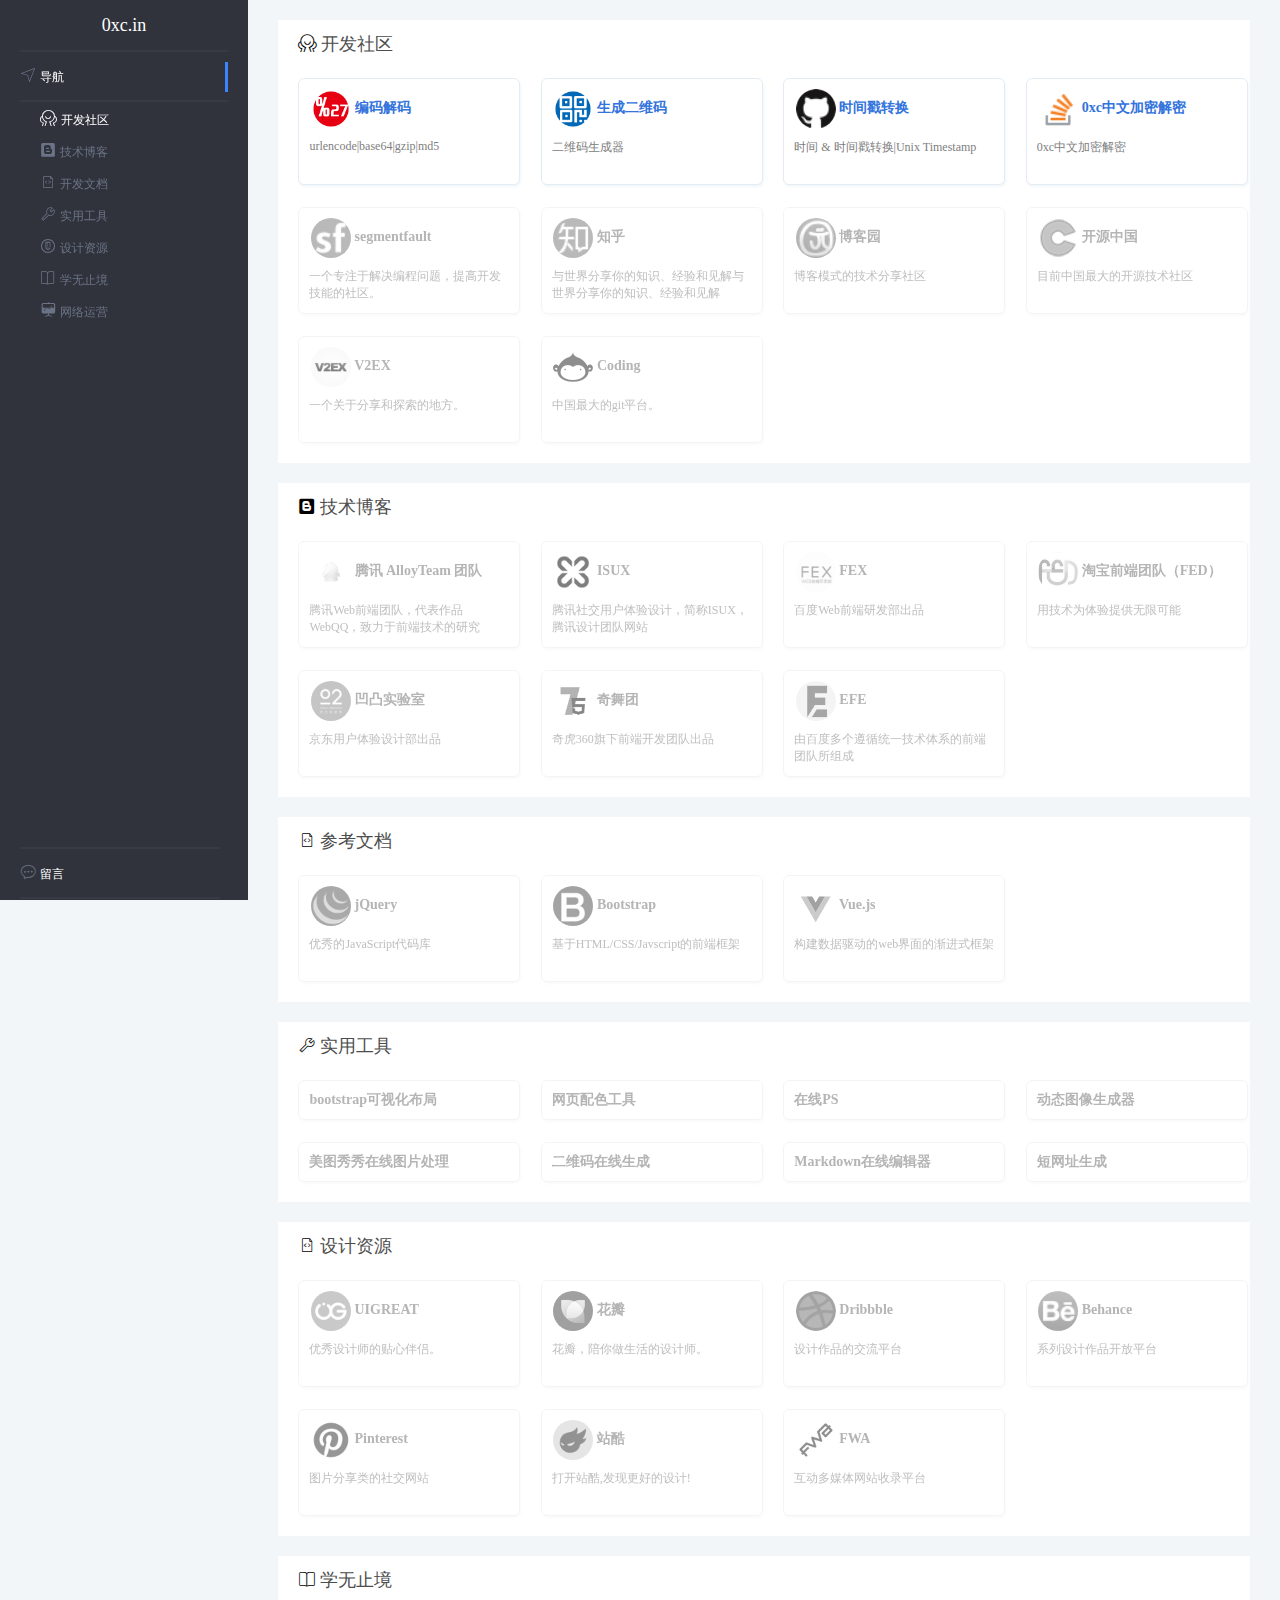
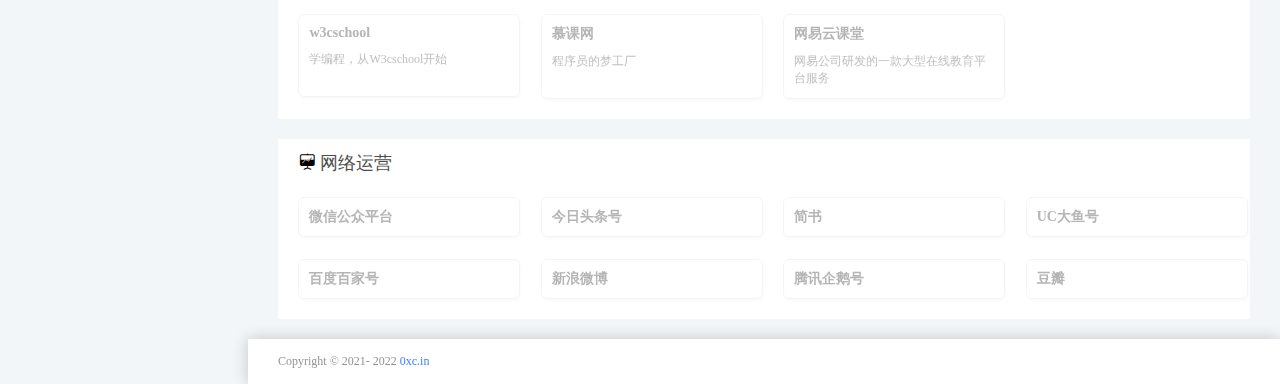
<file: index.html>
﻿<!DOCTYPE html>
<html lang="en">

<head>
    <meta charset="UTF-8">
    <meta name="viewport" content="width=device-width, initial-scale=1, maximum-scale=1, user-scalable=no">
    <title>0xc.in</title>
    <link rel="shortcut icon" href="favcion.ico" />
    <link rel="stylesheet" href="css/iconfont.css">
    <link rel="stylesheet" href="css/style.css">
</head>

<body>
    <div class="container" id="container">
        <aside class="left-bar" id="leftBar">
            <div class="title">
                <p>0xc.in</p>
            </div>
            <nav class="nav">
                <div class="item active"><a href=""><i class="iconfont icon-daohang2"></i>导航</a><i class="line"></i></div>
                <ul class="nav-item" id="navItem">
                    <li><a href="#bbs" class="active"><i class="iconfont icon-shequ"></i>开发社区</a></li>
                    <li><a href="#sill"><i class="iconfont icon-blogger"></i>技术博客</a></li>
                    <li><a href="#docs"><i class="iconfont icon-wendangdocument78"></i>开发文档</a></li>
                    <li><a href="#tools"><i class="iconfont icon-tool"></i>实用工具</a></li>
                    <li><a href="#design"><i class="iconfont icon-designer"></i>设计资源</a></li>
                    <li><a href="#study"><i class="iconfont icon-xuexi1"></i>学无止境</a></li>
                    <li><a href="#operation"><i class="iconfont icon-yunying"></i>网络运营</a></li>
                </ul>
                <div class="item comment"><a target="_blank" href="#"><i class="iconfont icon-liuyan"></i>留言</a></div>
            </nav>
        </aside>
        <section class="main">
            <div id="mainContent">
                <!-- 手机端菜单 -->
                <div id="menu"><a href="#">菜单</a></div>
                <!-- 开发社区 -->
                <div class="box">
                    <a href="#" name="bbs"></a>
                    <div class="sub-category">
                        <div><i class="iconfont icon-shequ"></i>开发社区</div>
                    </div>
                    <div>
                        <a target="_blank" href="en-decode/index.html">
                            <div class="item"> 
                                <div class="logo"><img src="img/urlencode.png" alt="编码解码"> 编码解码</div>
                                <div class="desc">urlencode|base64|gzip|md5</div>
                            </div>
                        </a>
                        <a  target="_blank" href="qr-code/index.html">
                            <div class="item"> 
                                <div class="logo"><img src="img/qrcode.png" alt="生成二维码"> 生成二维码</div>
                                <div class="desc">二维码生成器</div>
                            </div>
                        </a>
                        <a target="_blank" href="timestamp/index.html">
                            <div class="item ">
                                <div class="logo"><img src="img/github.ico" alt="时间戳转换"> 时间戳转换</div>
                                <div class="desc">时间 & 时间戳转换|Unix Timestamp</div>
                            </div>
                        </a>
                        <a target="_blank" href="chsencrypt/index.html">
                            <div class="item">
                                <div class="logo"><img src="img/stackoverflow.ico" alt="0xc中文加密解密"> 0xc中文加密解密</div>
                                <div class="desc">0xc中文加密解密</div>
                            </div>
                        </a>
                        <a target="_blank" href="https://segmentfault.com/">
                            <div class="item disablebox"> 
                                <div class="logo"><img src="img/segmentfault.ico" alt="segmentfault"> segmentfault</div>
                                <div class="desc">一个专注于解决编程问题，提高开发技能的社区。</div>
                            </div>
                        </a>
                        <a target="_blank" href="https://www.zhihu.com/">
                            <div class="item disablebox"> 
                                <div class="logo"><img src="img/zhihu.ico" alt="知乎"> 知乎</div>
                                <div class="desc">与世界分享你的知识、经验和见解与世界分享你的知识、经验和见解</div>
                            </div>
                        </a>
                        <a target="_blank" href="https://www.cnblogs.com/">
                            <div class="item disablebox"> 
                                <div class="logo"><img src="img/cnblogs.ico" alt="博客园"> 博客园</div>
                                <div class="desc">博客模式的技术分享社区</div>
                            </div>
                        </a>
                        <a target="_blank" href="https://www.oschina.net/">
                            <div class="item disablebox"> 
                                <div class="logo"><img src="img/oschina.ico" alt="开源中国"> 开源中国</div>
                                <div class="desc">
                                    <div class="info">
                                        目前中国最大的开源技术社区
                                    </div>
                                </div>
                            </div>
                        </a>
                        <a target="_blank" href="https://www.v2ex.com/">
                            <div class="item disablebox"> 
                                <div class="logo"><img src="img/v2ex.png" alt="V2EX"> V2EX</div>
                                <div class="desc">一个关于分享和探索的地方。</div>
                            </div>
                        </a>
                        <a target="_blank" href="https://coding.net/">
                            <div class="item disablebox"> 
                                <div class="logo"><img src="img/coding.png" alt=" Coding"> Coding</div>
                                <div class="desc">中国最大的git平台。</div>
                            </div>
                        </a>
                    </div>
                </div>

                <!-- 技术博客 -->
                <div class="box">
                    <a href="#" name="sill"></a>
                    <div class="sub-category">
                        <div><i class="iconfont icon-blogger"></i>技术博客</div>
                    </div>
                    <div>
                        <a target="_blank" href="http://www.alloyteam.com/">
                            <div class="item disablebox"> 
                                <div class="logo"><img src="img/alloyteam-favicon.jpg" alt="腾讯 AlloyTeam 团队"> 腾讯 AlloyTeam 团队</div>
                                <div class="desc">腾讯Web前端团队，代表作品WebQQ，致力于前端技术的研究</div>
                            </div>
                        </a>
                        <a target="_blank" href="https://isux.tencent.com/">
                            <div class="item disablebox"> 
                                <div class="logo"><img src="img/isux-favicon.jpg" alt="ISUX"> ISUX</div>
                                <div class="desc">腾讯社交用户体验设计，简称ISUX，腾讯设计团队网站</div>
                            </div>
                        </a>
                        <a target="_blank" href="http://fex.baidu.com/">
                            <div class="item disablebox"> 
                                <div class="logo">
                                    <img src="img/fex-favicon.png"> FEX
                                </div>
                                <div class="desc">
                                    百度Web前端研发部出品
                                </div>
                            </div>
                        </a>
                        <a target="_blank" href="http://taobaofed.org/">
                            <div class="item disablebox"> 
                                <div class="logo">
                                    <img src="img/fed-favicon.png"> 淘宝前端团队（FED）
                                </div>
                                <div class="desc">
                                    用技术为体验提供无限可能
                                </div>
                            </div>
                        </a>
                        <a target="_blank" href="https://aotu.io/">
                            <div class="item disablebox"> 
                                <div class="logo">
                                    <img src="img/aotu-favicon.png"> 凹凸实验室
                                </div>
                                <div class="desc">
                                    京东用户体验设计部出品
                                </div>
                            </div>
                        </a>
                        <a target="_blank" href="https://75team.com/">
                            <div class="item disablebox"> 
                                <div class="logo">
                                    <img src="img/75team-favicon.png"> 奇舞团
                                </div>
                                <div class="desc">
                                    奇虎360旗下前端开发团队出品
                                </div>
                            </div>
                        </a>
                        <a target="_blank" href="http://efe.baidu.com/">
                            <div class="item disablebox"> 
                                <div class="logo">
                                    <img src="img/efe-favicon.png"> EFE
                                </div>
                                <div class="desc">
                                    由百度多个遵循统一技术体系的前端团队所组成
                                </div>
                            </div>
                        </a>
                    </div>
                </div>

                <!-- 参考文档 -->
                <div class="box">
                    <a href="" name="docs"></a>
                    <div class="sub-category">
                        <div><i class="iconfont icon-wendangdocument78"></i>参考文档</div>
                    </div>
                    <div>
                        <a target="_blank" href="http://jquery.cuishifeng.cn/index.html">
                            <div class="item disablebox"> 
                                <div class="logo"><img src="img/jquery.png" alt="jQuery"> jQuery</div>
                                <div class="desc">优秀的JavaScript代码库</div>
                            </div>
                        </a>
                        <a target="_blank" href="http://v3.bootcss.com/">
                            <div class="item disablebox"> 
                                <div class="logo"><img src="img/bootstrap-favicon.png" alt="Bootstrap"> Bootstrap</div>
                                <div class="desc">基于HTML/CSS/Javscript的前端框架</div>
                            </div>
                        </a>
                        <a target="_blank" href="http://v3.bootcss.com/">
                            <div class="item disablebox"> 
                                <div class="logo"><img src="img/vue-favicon.png" alt="Vue.js"> Vue.js</div>
                                <div class="desc">构建数据驱动的web界面的渐进式框架</div>
                            </div>
                        </a>
                    </div>
                </div>
                <!-- 实用工具 -->
                <div class="box">
                    <a href="" name="tools"></a>
                    <div class="sub-category">
                        <div><i class="iconfont icon-tool"></i>实用工具</div>
                    </div>
                    <div>
                        <a target="_blank" href="http://www.ibootstrap.cn/">
                            <div class="item disablebox"> 
                                <div class="no-logo">bootstrap可视化布局</div>
                            </div>
                        </a>
                        <a target="_blank" href="http://www.peise.net/tools/web/">
                            <div class="item disablebox"> 
                                <div class="no-logo">网页配色工具</div>
                            </div>
                        </a>
                        <a target="_blank" href="http://www.uupoop.com/">
                            <div class="item disablebox"> 
                                <div class="no-logo">在线PS</div>
                            </div>
                        </a>
                        <a target="_blank" href="https://dummyimage.com/">
                            <div class="item disablebox"> 
                                <div class="no-logo">动态图像生成器</div>
                            </div>
                        </a>
                        <a target="_blank" href="http://xiuxiu.web.meitu.com/main.html">
                            <div class="item disablebox"> 
                                <div class="no-logo">美图秀秀在线图片处理</div>
                            </div>
                        </a>
                        <a target="_blank" href="https://cli.im/deqr">
                            <div class="item disablebox"> 
                                <div class="no-logo">二维码在线生成</div>
                            </div>
                        </a>
                        <a target="_blank" href="https://www.zybuluo.com/mdeditor">
                            <div class="item disablebox"> 
                                <div class="no-logo">Markdown在线编辑器</div>
                            </div>
                        </a>
                        <a target="_blank" href="http://dwz.wailian.work/">
                            <div class="item disablebox"> 
                                <div class="no-logo">短网址生成</div>
                            </div>
                        </a>
                    </div>
                </div>
                <!-- 设计资源 -->
                <div class="box">
                    <a href="" name="design"></a>
                    <div class="sub-category">
                        <div><i class="iconfont icon-wendangdocument78"></i>设计资源</div>
                    </div>
                    <div>
                        <a target="_blank" href="http://www.uigreat.com/">
                            <div class="item disablebox"> 
                                <div class="logo">
                                    <img src="img/uigreat-favicon.jpg"> UIGREAT
                                </div>
                                <div class="desc">
                                    优秀设计师的贴心伴侣。
                                </div>
                            </div>
                        </a>
                        <a target="_blank" href="http://huaban.com/">
                            <div class="item disablebox"> 
                                <div class="logo">
                                    <img src="img/huaban-favicon.png"> 花瓣
                                </div>
                                <div class="desc">
                                    花瓣，陪你做生活的设计师。
                                </div>
                            </div>
                        </a>
                        <a target="_blank" href="https://dribbble.com/">
                            <div class="item disablebox"> 
                                <div class="logo">
                                    <img src="img/dribbble-favicon.png"> Dribbble
                                </div>
                                <div class="desc">
                                    设计作品的交流平台
                                </div>
                            </div>
                        </a>
                        <a target="_blank" href="https://www.behance.net/">
                            <div class="item disablebox"> 
                                <div class="logo">
                                    <img src="img/behance-favicon.png"> Behance
                                </div>
                                <div class="desc">
                                    系列设计作品开放平台
                                </div>
                            </div>
                        </a>
                        <a target="_blank" href="https://www.pinterest.com/">
                            <div class="item disablebox"> 
                                <div class="logo">
                                    <img src="img/pinterest-favicon.png"> Pinterest
                                </div>
                                <div class="desc">
                                    图片分享类的社交网站
                                </div>
                            </div>
                        </a>
                        <a target="_blank" href="http://www.zcool.com.cn/">
                            <div class="item disablebox"> 
                                <div class="logo">
                                    <img src="img/zcool-favicon.jpg"> 站酷
                                </div>
                                <div class="desc">
                                    打开站酷,发现更好的设计!
                                </div>
                            </div>
                        </a>
                        <a target="_blank" href="https://thefwa.com/">
                            <div class="item disablebox"> 
                                <div class="logo">
                                    <img src="img/thefwa-favicon.png"> FWA
                                </div>
                                <div class="desc">
                                    互动多媒体网站收录平台
                                </div>
                            </div>
                        </a>
                    </div>
                </div>

								<!-- 学无止境 -->
                <div class="box">
                    <a href="#" name="study"></a>
                    <div class="sub-category">
                        <div><i class="iconfont icon-xuexi1"></i>学无止境</div>
                    </div>
                    <div>
                        <a target="_blank" href="https://www.w3cschool.cn/">
                            <div class="item disablebox"> 
                                <div class="no-logo">w3cschool</div>
                                <div class="desc">学编程，从W3cschool开始</div>
                            </div>
                        </a>
                        <a target="_blank" href="https://www.imooc.com/">
                            <div class="item disablebox"> 
                                <div class="no-logo">慕课网</div>
                                <div class="desc">程序员的梦工厂</div>
                            </div>
                        </a>
                        <a target="_blank" href="http://study.163.com/">
                            <div class="item disablebox"> 
                                <div class="no-logo">网易云课堂</div>
                                <div class="desc">网易公司研发的一款大型在线教育平台服务</div>
                            </div>
                        </a>
                    </div>
                </div>
                

                <!-- 网络运营 -->
                <div class="box">
                    <a href="" name="operation"></a>
                    <div class="sub-category">
                        <div><i class="iconfont icon-yunying"></i>网络运营</div>
                    </div>
                    <div>
                        <a target="_blank" href="https://mp.weixin.qq.com/">
                            <div class="item disablebox"> 
                                <div class="no-logo">微信公众平台</div>
                            </div>
                        </a>
                        <a target="_blank" href="https://www.toutiao.com/">
                            <div class="item disablebox"> 
                                <div class="no-logo">今日头条号</div>
                            </div>
                        </a>
                        <a target="_blank" href="https://www.jianshu.com/">
                            <div class="item disablebox"> 
                                <div class="no-logo">简书</div>
                            </div>
                        </a>
                        <a target="_blank" href="https://mp.dayu.com/">
                            <div class="item disablebox"> 
                                <div class="no-logo">UC大鱼号</div>
                            </div>
                        </a>
                        <a target="_blank" href="http://baijiahao.baidu.com/builder/author/register/index">
                            <div class="item disablebox"> 
                                <div class="no-logo">百度百家号</div>
                            </div>
                        </a>
                        <a target="_blank" href="https://www.weibo.com/login.php">
                            <div class="item disablebox"> 
                                <div class="no-logo">新浪微博</div>
                            </div>
                        </a>
                        <a target="_blank" href="https://om.qq.com/userAuth/index">
                            <div class="item disablebox"> 
                                <div class="no-logo">腾讯企鹅号</div>
                            </div>
                        </a>
                        <a target="_blank" href="https://www.douban.com/">
                            <div class="item disablebox"> 
                                <div class="no-logo">豆瓣</div>
                            </div>
                        </a>
                    </div>
                </div>
                <footer class="footer">
                    <div class="copyright">
                        <div>
                            Copyright © 2021- 2022
                            <a href="http://tool.0xc.in">0xc.in</a>
                        </div>
                    </div>
                </footer>
        </section>
        <script>
        var oMenu = document.getElementById('menu');
        var oBtn = oMenu.getElementsByTagName('a')[0];
        var oLeftBar = document.getElementById('leftBar');
        oBtn.onclick = function() {
            if (oLeftBar.offsetLeft == 0) {
                oLeftBar.style.left = -249 + 'px';
            } else {
                oLeftBar.style.left = 0 + 'px';
            }
            if (document.documentElement.clientWidth <= 481) {
                document.onclick = function() {
                    if (oLeftBar.offsetLeft == 0) {
                        console.log(123);
                        oLeftBar.style.left = -249 + 'px';
                    }
                }
            }
        }

        var oNavItem = document.getElementById('navItem');
        var aA = oNavItem.getElementsByTagName('a');
        for(var i=0; i<aA.length; i++) {
        	aA[i].onclick = function() {
        		for(var j=0; j<aA.length; j++) {
        			aA[j].className = '';
        		}
        		this.className = 'active';
        	}
        }
        </script>
</body>

</html>
</file>
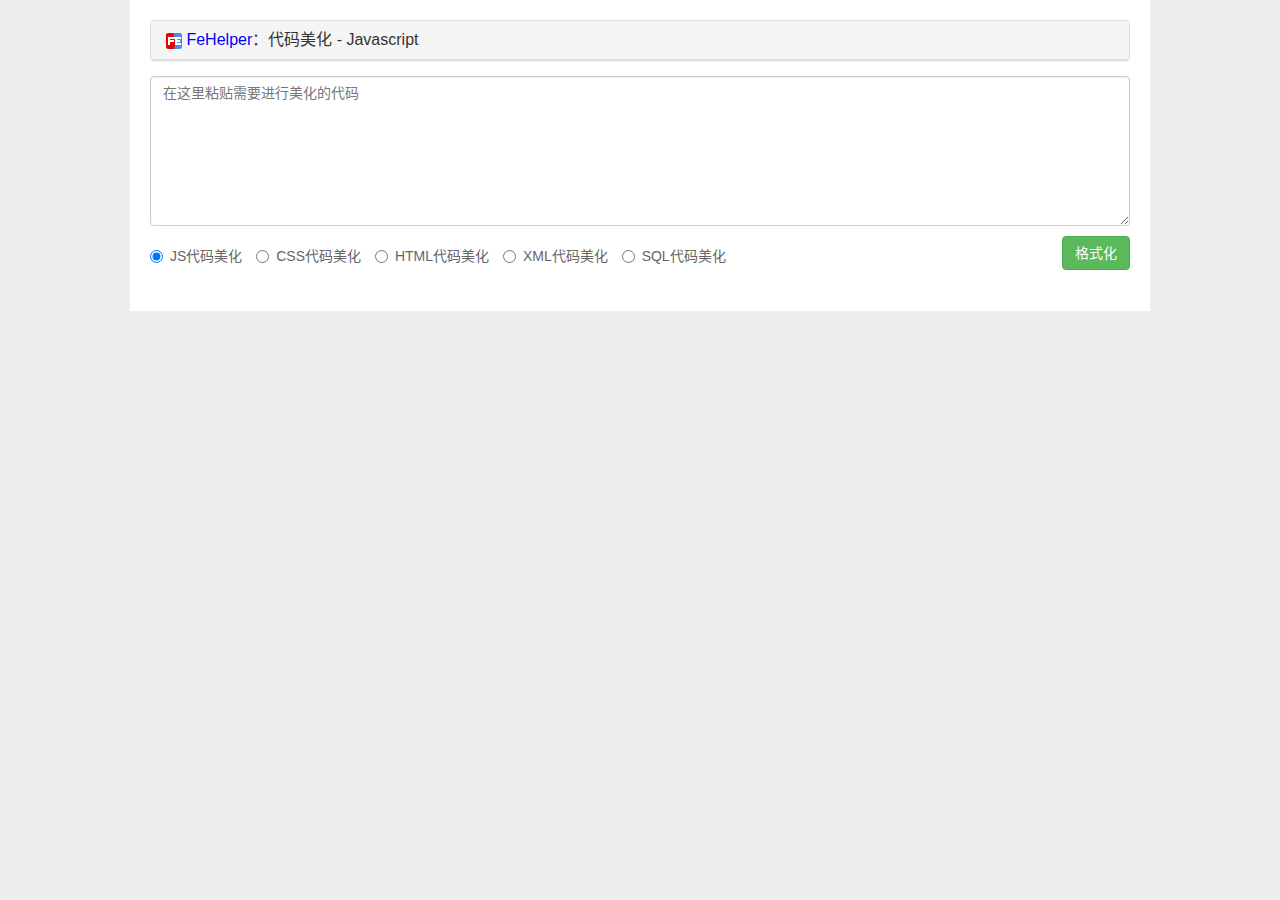
<file: code-beautify/index.html>
<!DOCTYPE HTML>
<html lang="zh-CN">
<head>
    <title>代码美化工具</title>
    <meta charset="UTF-8">
    <link rel="stylesheet" href="index.css"/>
    <script type="text/javascript" src="../static/vendor/vue/vue.js"></script>
    <script src="../static/vendor/require/require.js"></script>
</head>
<body>
<div class="wrapper" id="pageContainer">
    <div class="panel panel-default" style="margin-bottom: 0px;">
        <div class="panel-heading">
            <h3 class="panel-title">
                <a href="http://www.baidufe.com/fehelper/feedback.html" target="_blank" class="x-a-high">
                    <img src="../static/img/fe-16.png" alt="fehelper"/> FeHelper</a>：代码美化 - <span id="codeTitle">{{selectedType}}</span>
            </h3>
        </div>
    </div>
    <div class="panel-body mod-code">

        <div class="row">
            <textarea class="form-control mod-textarea" id="codeSource" ref="codeSource" placeholder="在这里粘贴需要进行美化的代码" v-model="sourceContent"></textarea>
        </div>
        <div class="row ui-mt-10">

            <div class="radio ui-d-ib">
                <label><input id="codeTypeJs" name="codeType" type="radio" value="Javascript" v-model="selectedType">JS代码美化</label>
            </div>

            <div class="radio ui-d-ib ui-ml-10">
                <label><input id="codeTypeCss" name="codeType" type="radio" value="CSS" v-model="selectedType">CSS代码美化</label>
            </div>

            <div class="radio ui-d-ib ui-ml-10">
                <label><input id="codeTypeHTML" name="codeType" type="radio" value="HTML" v-model="selectedType">HTML代码美化</label>
            </div>

            <div class="radio ui-d-ib ui-ml-10">
                <label><input id="codeTypeXML" name="codeType" type="radio" value="XML" v-model="selectedType">XML代码美化</label>
            </div>

            <div class="radio ui-d-ib ui-ml-10">
                <label><input id="codeTypeSQL" name="codeType" type="radio" value="SQL" v-model="selectedType">SQL代码美化</label>
            </div>

            <button id="btnFormat" class="btn btn-success ui-fl-r" @click="format">格式化</button>
            <button id="btnCopy" class="btn btn-warning ui-fl-r ui-mr-10" @click="copy" v-show="showCopyBtn">复制结果</button>
        </div>
        <div class="row" id="jfContent" ref="jfContentBox" v-html="resultContent"></div>
    </div>
</div>
<script src="../static/vendor/prism/prism.js"></script>
<script type="text/javascript" src="index.js"></script>
</body>
</html>
</file>
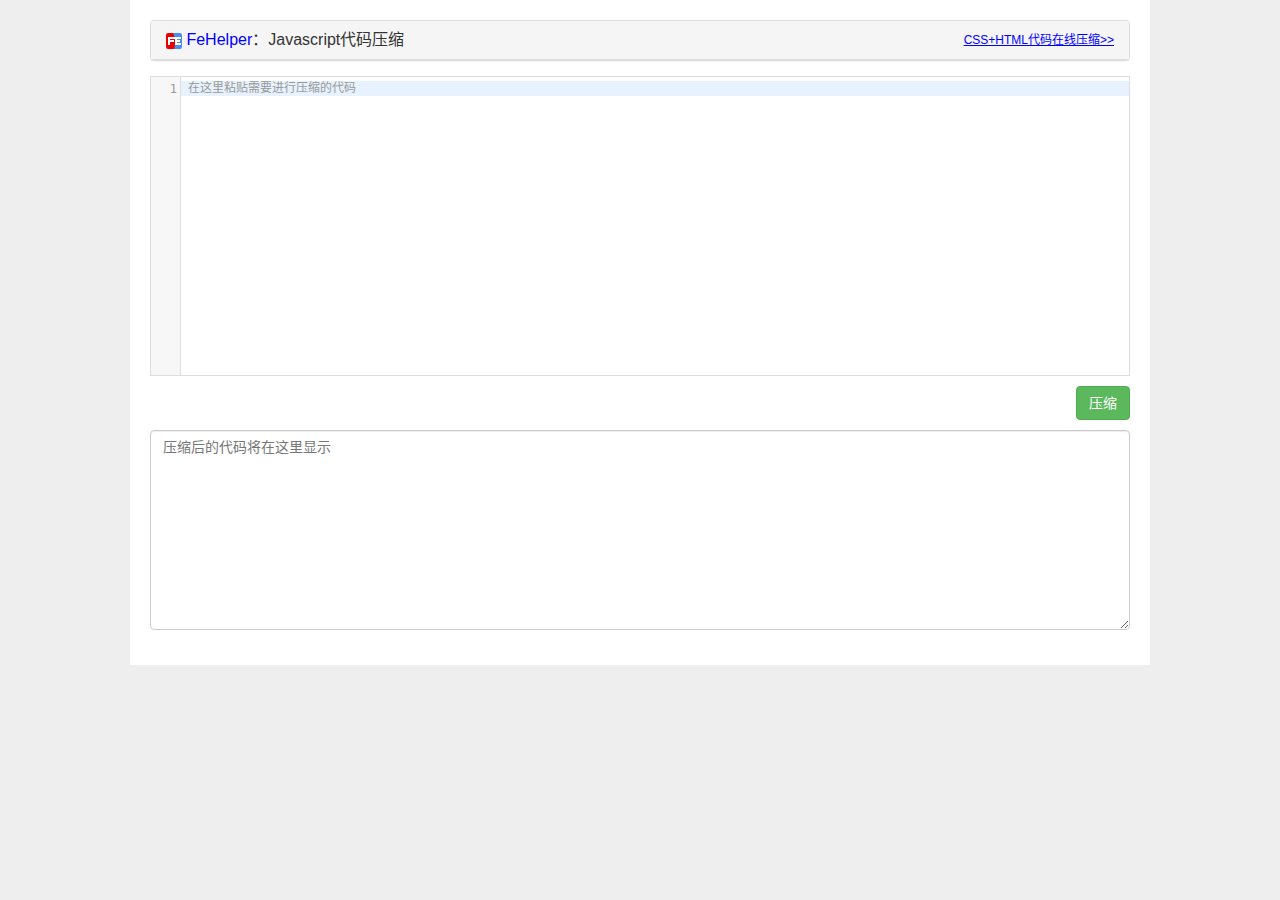
<file: code-compress/index.html>
<!DOCTYPE HTML>
<html lang="zh-CN">
    <head>
        <title>代码压缩工具</title>
        <meta charset="UTF-8">
        <link rel="stylesheet" href="index.css" />
        <script type="text/javascript" src="../static/vendor/vue/vue.js"></script>
        <script src="../static/vendor/require/require.js"></script>
    </head>
    <body>
    <div class="wrapper" id="pageContainer">
        <div class="panel panel-default" style="margin-bottom: 0px;">
            <div class="panel-heading">
                <h3 class="panel-title">
                    <a href="http://www.baidufe.com/fehelper/feedback.html" target="_blank" class="x-a-high">
                        <img src="../static/img/fe-16.png" alt="fehelper"/> FeHelper</a>：Javascript代码压缩
                    <a class="x-xother" href="https://www.baidufe.com/fehelper/codecompress.html" target="_blank">CSS+HTML代码在线压缩&gt;&gt;</a>
                </h3>
            </div>
        </div>
        <div class="panel-body mod-code">

            <div class="row">
                <textarea class="form-control mod-textarea" id="codeSource" ref="codeSource" v-model="sourceContent" placeholder="在这里粘贴需要进行压缩的代码"></textarea>
            </div>
            <div class="row ui-mt-10 ui-mb-10 text-right">
                <button id="btnFormat" class="btn btn-success" @click="compress()">压缩</button>
            </div>

            <div class="row rst-item">
                <textarea class="form-control mod-textarea" id="jfContent" ref="jfContent" placeholder="压缩后的代码将在这里显示" v-model="resultContent" @mouseover="getResult()"></textarea>
            </div>
        </div>
    </div>

    <script src="../static/vendor/uglifyjs3/minify.js"></script>
    <script src="../static/vendor/uglifyjs3/utils.js"></script>
    <script src="../static/vendor/uglifyjs3/ast.js"></script>
    <script src="../static/vendor/uglifyjs3/parse.js"></script>
    <script src="../static/vendor/uglifyjs3/transform.js"></script>
    <script src="../static/vendor/uglifyjs3/scope.js"></script>
    <script src="../static/vendor/uglifyjs3/output.js"></script>
    <script src="../static/vendor/uglifyjs3/compress.js"></script>

    <script src="../static/vendor/codemirror/codemirror.js"></script>
    <script src="../static/vendor/codemirror/javascript.js"></script>
    <script src="../static/vendor/codemirror/active-line.js"></script>
    <script src="../static/vendor/codemirror/matchbrackets.js"></script>
    <script src="../static/vendor/codemirror/placeholder.js"></script>

    <script type="text/javascript" src="index.js"></script>
    </body>
</html>
</file>
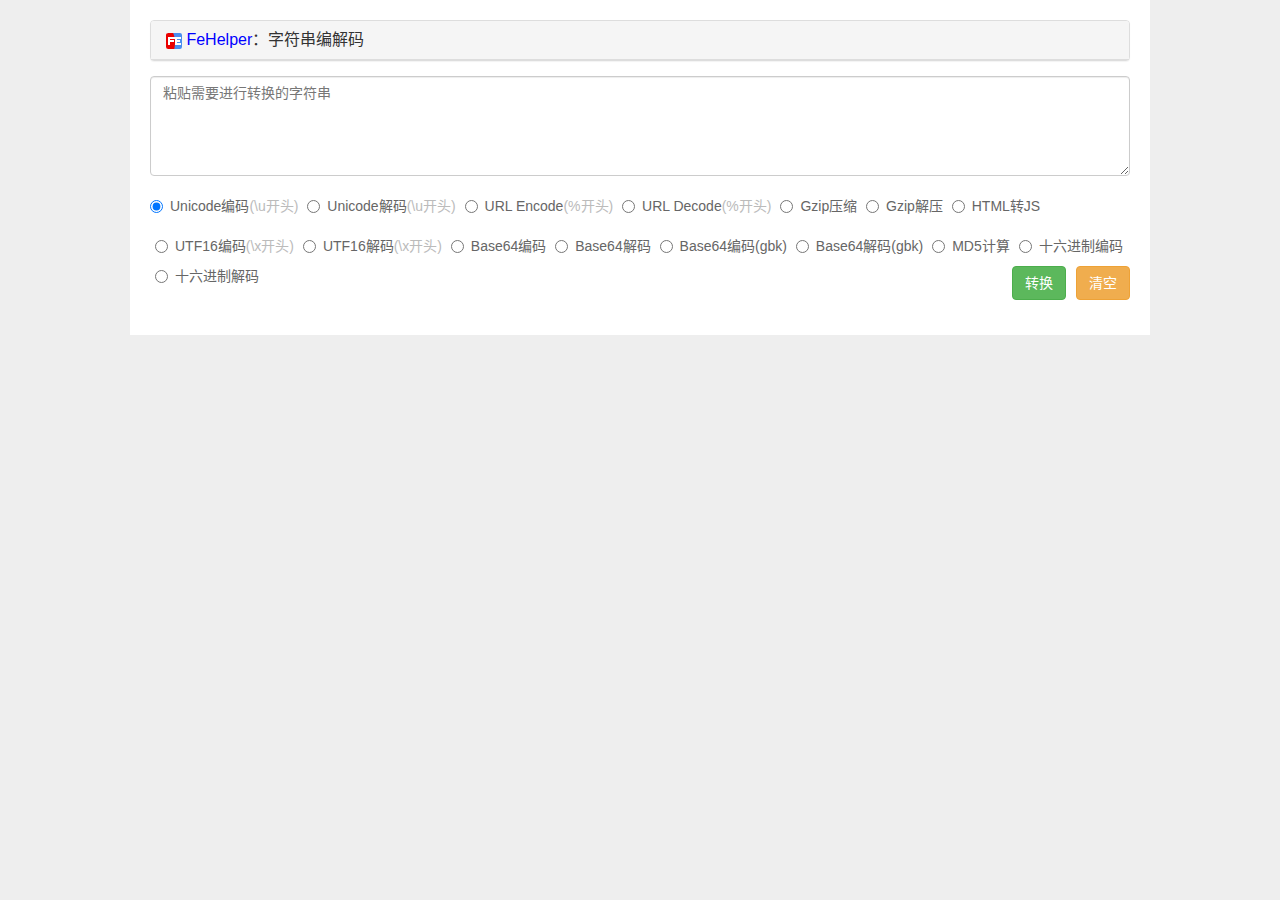
<file: en-decode/index.html>
<!DOCTYPE HTML>
<html lang="zh-CN">
    <head>
        <title>字符串编解码工具</title>
        <meta charset="UTF-8">
        <link rel="stylesheet" href="index.css" />
        <script type="text/javascript" src="../static/vendor/vue/vue.js"></script>
        <script src="../static/vendor/require/require.js"></script>
    </head>
    <body>

    <div class="wrapper" id="pageContainer">
        <div class="panel panel-default" style="margin-bottom: 0px;">
            <div class="panel-heading">
                <h3 class="panel-title">
                    <a href="http://www.baidufe.com/fehelper/feedback.html" target="_blank" class="x-a-high">
                        <img src="../static/img/fe-16.png" alt="fehelper"/> FeHelper</a>：字符串编解码</h3>
            </div>
        </div>
        <div class="panel-body mod-endecode">
            <div class="row">
                <textarea class="form-control mod-textarea ui-mb-10" id="srcText" ref="srcText" v-model="sourceContent" placeholder="粘贴需要进行转换的字符串"></textarea>
            </div>

            <div class="row">
                <div class="radio ui-d-ib">
                    <label><input type="radio" name="codeType" value="uniEncode" v-model="selectedType" @click="convert()">Unicode编码<span class="x-ps">(\u开头)</span></label>
                </div>
                <div class="radio ui-d-ib ui-ml-05">
                    <label><input type="radio" name="codeType" value="uniDecode" v-model="selectedType" @click="convert()">Unicode解码<span class="x-ps">(\u开头)</span></label>
                </div>
                <div class="radio ui-d-ib ui-ml-05">
                    <label><input type="radio" name="codeType" value="utf8Encode" v-model="selectedType" @click="convert()">URL Encode<span class="x-ps">(%开头)</span></label>
                </div>
                <div class="radio ui-d-ib ui-ml-05">
                    <label><input type="radio" name="codeType" value="utf8Decode" v-model="selectedType" @click="convert()">URL Decode<span class="x-ps">(%开头)</span></label>
                </div>

                <div class="radio ui-d-ib ui-ml-05">
                    <label><input type="radio" name="codeType" value="gzipEncode" v-model="selectedType" @click="convert()">Gzip压缩</label>
                </div>
                <div class="radio ui-d-ib ui-ml-05">
                    <label><input type="radio" name="codeType" value="gzipDecode" v-model="selectedType" @click="convert()">Gzip解压</label>
                </div>
                <div class="radio ui-d-ib ui-ml-05">
                    <label><input type="radio" name="codeType" value="html2js" v-model="selectedType" @click="convert()">HTML转JS</label>
                </div>

                <br>

                <div class="radio ui-d-ib ui-ml-05">
                    <label><input type="radio" name="codeType" value="utf16Encode" v-model="selectedType" @click="convert()">UTF16编码<span class="x-ps">(\x开头)</span></label>
                </div>
                <div class="radio ui-d-ib ui-ml-05">
                    <label><input type="radio" name="codeType" value="utf16Decode" v-model="selectedType" @click="convert()">UTF16解码<span class="x-ps">(\x开头)</span></label>
                </div>
                <div class="radio ui-d-ib ui-ml-05">
                    <label><input type="radio" name="codeType" value="base64Encode" v-model="selectedType" @click="convert()">Base64编码</label>
                </div>
                <div class="radio ui-d-ib ui-ml-05">
                    <label><input type="radio" name="codeType" value="base64Decode" v-model="selectedType" @click="convert()">Base64解码</label>
                </div>
                <div class="radio ui-d-ib ui-ml-05">
                    <label><input type="radio" name="codeType" value="base64EncodeGbk" v-model="selectedType" @click="convert()">Base64编码(gbk)</label>
                </div>
                <div class="radio ui-d-ib ui-ml-05">
                    <label><input type="radio" name="codeType" value="base64DecodeGbk" v-model="selectedType" @click="convert()">Base64解码(gbk)</label>
                </div>
                <div class="radio ui-d-ib ui-ml-05">
                    <label><input type="radio" name="codeType" value="md5Encode" v-model="selectedType" @click="convert()">MD5计算</label>
                </div>
                <div class="radio ui-d-ib ui-ml-05">
                    <label><input type="radio" name="codeType" value="hexEncode" v-model="selectedType" @click="convert()">十六进制编码</label>
                </div>
                <div class="radio ui-d-ib ui-ml-05">
                    <label><input type="radio" name="codeType" value="hexDecode" v-model="selectedType" @click="convert()">十六进制解码</label>
                </div>
                <input id="btnCodeClear" class="btn btn-warning ui-fl-r ui-ml-10" type="button" value="清空" @click="clear()">
                <input id="btnCodeChange" class="btn btn-success ui-fl-r" type="button" value="转换" @click="convert()">
            </div>

            <div id="rst" class="row" v-show="resultContent.length > 0">
                <textarea class="form-control mod-textarea" id="rstCode" ref="rstCode" v-model="resultContent" @mouseover="getResult()"></textarea>
            </div>
        </div>
    </div>
    <script type="text/javascript" src="index.js"></script>
    </body>
</html>
</file>
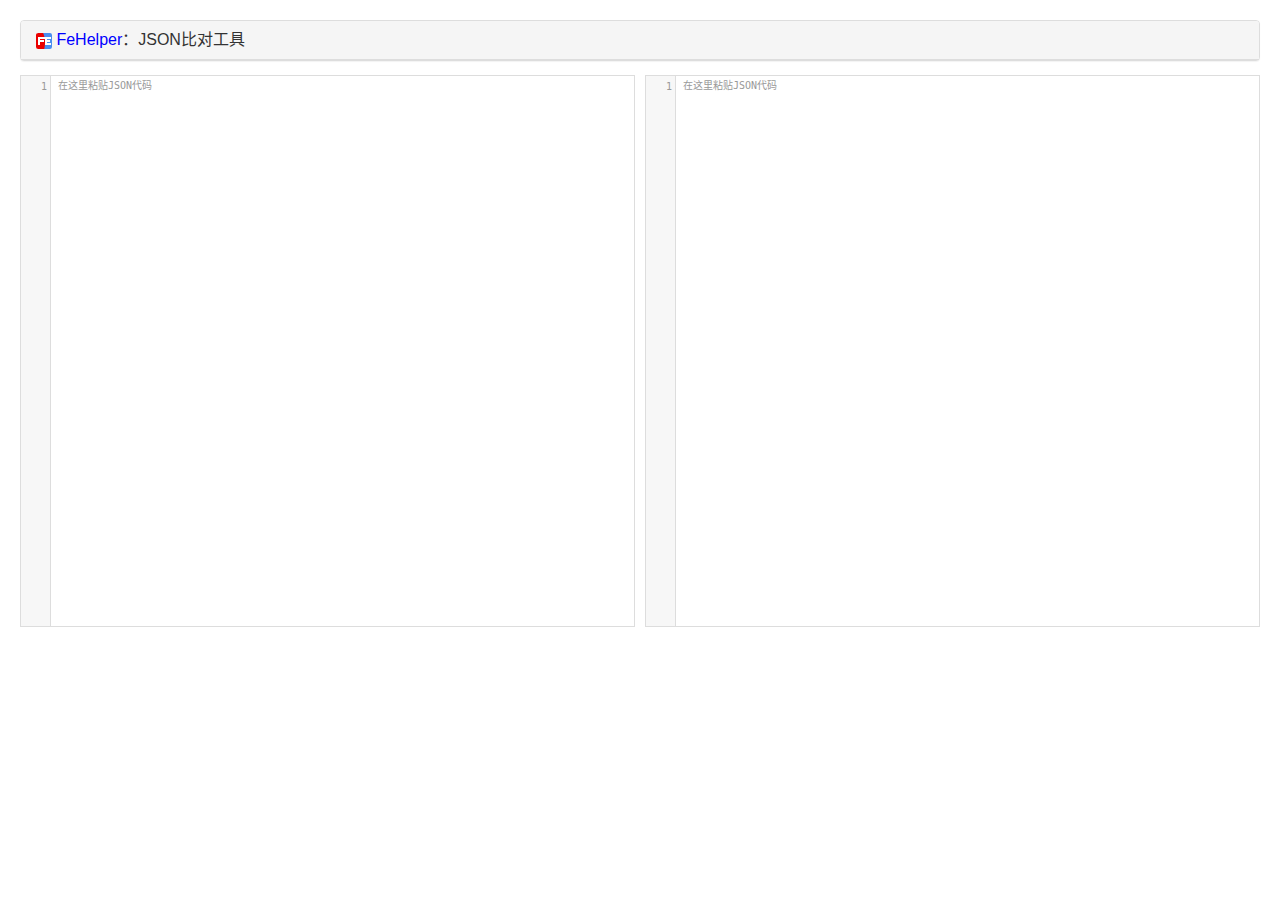
<file: json-diff/index.html>
<!DOCTYPE HTML>
<html lang="zh-CN">
    <head>
        <title>JSON比对工具</title>
        <meta charset="UTF-8">
        <link rel="stylesheet" href="index.css" />
        <script type="text/javascript" src="../static/vendor/vue/vue.js"></script>
    </head>
    <body>
        <div class="wrapper wp-json" id="pageContainer">
            <div class="panel panel-default" style="margin-bottom: 0px;">
                <div class="panel-heading">
                    <h3 class="panel-title">
                        <span class="x-error" v-bind:class="{'x-hlt' : errorHighlight}" v-html="errorMessage"></span>
                        <a href="http://www.baidufe.com/fehelper/feedback.html" target="_blank" class="x-a-high">
                            <img src="../static/img/fe-16.png" alt="fehelper"/> FeHelper</a>：JSON比对工具
                    </h3>
                </div>
            </div>

            <div class="panel-body mod-json">
                <div class="col-md-6 box-wrapper-left">
                    <textarea class="form-control mod-textarea" id="jsonSourceLeft" ref="srcLeft" placeholder="在这里粘贴JSON代码"></textarea>
                </div>
                <div class="col-md-6 box-wrapper-right">
                    <textarea class="form-control mod-textarea" id="jsonSourceRight" ref="srcRight" placeholder="在这里粘贴JSON代码"></textarea>
                </div>
            </div>

        </div>
        <script src="../static/vendor/jquery/jquery-3.3.1.min.js"></script>
        <script src="../static/vendor/codemirror/codemirror.js"></script>
        <script src="../static/vendor/codemirror/javascript.js"></script>
        <script src="../static/vendor/codemirror/active-line.js"></script>
        <script src="../static/vendor/codemirror/matchbrackets.js"></script>
        <script src="../static/vendor/codemirror/placeholder.js"></script>
        <script src="../static/vendor/codemirror/formatting.js"></script>
        <script src="../static/vendor/json-diff/backbone-events.min.js"></script>
        <script src="../static/vendor/json-diff/json-patch-duplex.min.js"></script>
        <script src="../static/vendor/json-diff/json-source-map.js"></script>
        <script src="../static/vendor/json-diff/json-diff.js"></script>
        <script src="./index.js"></script>
    </body>
</html>
</file>
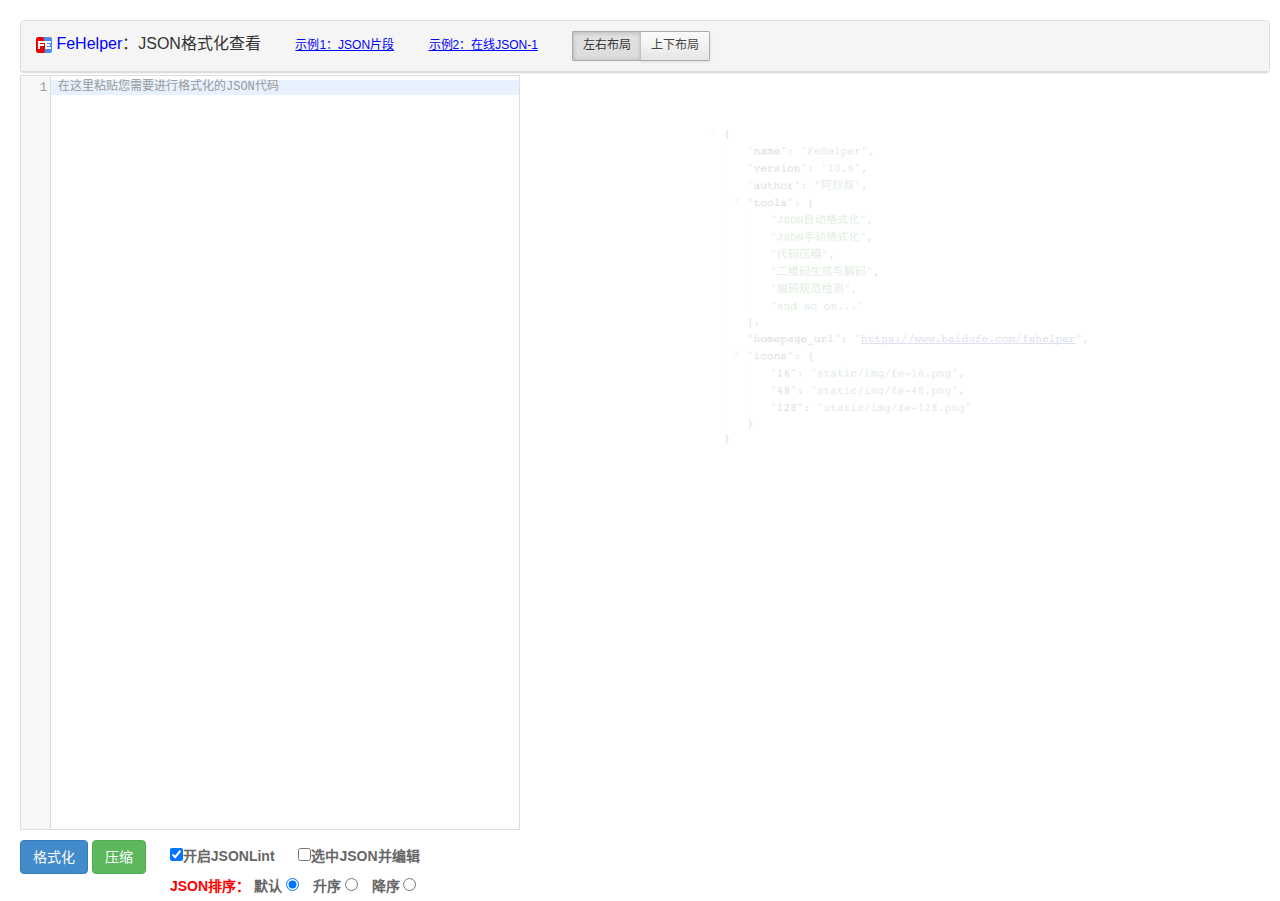
<file: json-format/index.html>
<!DOCTYPE HTML>
<html lang="zh-CN">
    <head>
        <title>JSON格式化查看工具</title>
        <meta charset="UTF-8">
        <link rel="stylesheet" href="index.css" />
        <script type="text/javascript" src="../static/vendor/vue/vue.js"></script>
        <script src="../static/vendor/require/require.js"></script>
    </head>
    <body>
        <div class="wrapper wp-json" id="pageContainer">
            <div class="panel panel-default" style="margin-bottom: 0px;">
                <div class="panel-heading">
                    <h3 class="panel-title">
                        <a href="http://www.baidufe.com/fehelper/feedback.html" target="_blank" class="x-a-high">
                            <img src="../static/img/fe-16.png" alt="fehelper"/> FeHelper</a>：JSON格式化查看
                        <span class="x-xdemo" ref="demoLink1" @click="setDemo">示例1：JSON片段</span>
                        <a class="x-xdemo" href="http://t.weather.sojson.com/api/weather/city/101030100" target="_blank">示例2：在线JSON-1</a>

                        <span id="layoutBar">
                            <button id="btnLeftRight" ref="btnLeftRight" class="selected" @click="changeLayout('left-right')">左右布局</button><button id="btnUpDown" ref="btnUpDown" @click="changeLayout('up-down')">上下布局</button>
                        </span>
                    </h3>
                </div>
            </div>

            <div class="panel-body mod-json" ref="panelBody">
                <div class="row panel-txt">
                    <textarea class="form-control mod-textarea" id="jsonSource" placeholder="在这里粘贴您需要进行格式化的JSON代码" ref="jsonBox"></textarea>
                    <div class="ui-mt-10">
                        <button id="btnFormat" class="btn btn-primary" @click="format">格式化</button>
                        <button id="btnCompress" class="btn btn-success" @click="compress">压缩</button>
                        <input type="checkbox" v-model="jsonLintSwitch" id="jsonLint" @click="lintOn"><label for="jsonLint">开启JSONLint</label>
                        <input type="checkbox" v-model="overrideJson" id="jsonOvrd" @click="setCache"><label for="jsonOvrd">选中JSON并编辑</label>
                        <span class="x-sort">
                            <span class="x-split">|</span>
                            <span class="x-stitle">JSON排序：</span>
                            <label for="sort_null">默认</label>
                            <input type="radio" name="jsonsort" id="sort_null" value="0" checked @click="format">
                            <label for="sort_asc">升序</label>
                            <input type="radio" name="jsonsort" id="sort_asc" value="1" @click="format">
                            <label for="sort_desc">降序</label>
                            <input type="radio" name="jsonsort" id="sort_desc" value="-1" @click="format">
                        </span>
                    </div>
                    <div id="errorTips" v-bind:style="{display:showTips?'block':'none'}">
                        <div id="errorBtn" @click="closeTips"><span id="closeError">☓</span></div>
                        <div id="tipsBox" v-html="errorPos"></div>
                        <div id="errorCode" v-html="errorJsonCode"></div>
                    </div>
                </div>

                <div class="row rst-item" id="modJsonResult">
                    <div id="formattingMsg"><span class="x-loading"></span>格式化中...</div>
                    <div id="jfCallbackName_start" class="callback-name" v-html="jfCallbackName_start"></div>
                    <div id="jfContent" v-html="resultContent"></div>
                    <pre id="jfContent_pre"></pre>
                    <div id="jfCallbackName_end" class="callback-name" v-html="jfCallbackName_end"></div>
                </div>
            </div>

        </div>
        <script src="../static/vendor/jquery/jquery-3.3.1.min.js"></script>
        <script src="../static/vendor/codemirror/codemirror.js"></script>
        <script src="../static/vendor/codemirror/javascript.js"></script>
        <script src="../static/vendor/codemirror/active-line.js"></script>
        <script src="../static/vendor/codemirror/matchbrackets.js"></script>
        <script src="../static/vendor/codemirror/placeholder.js"></script>
        <script src="index.js"></script>
    </body>
</html>
</file>
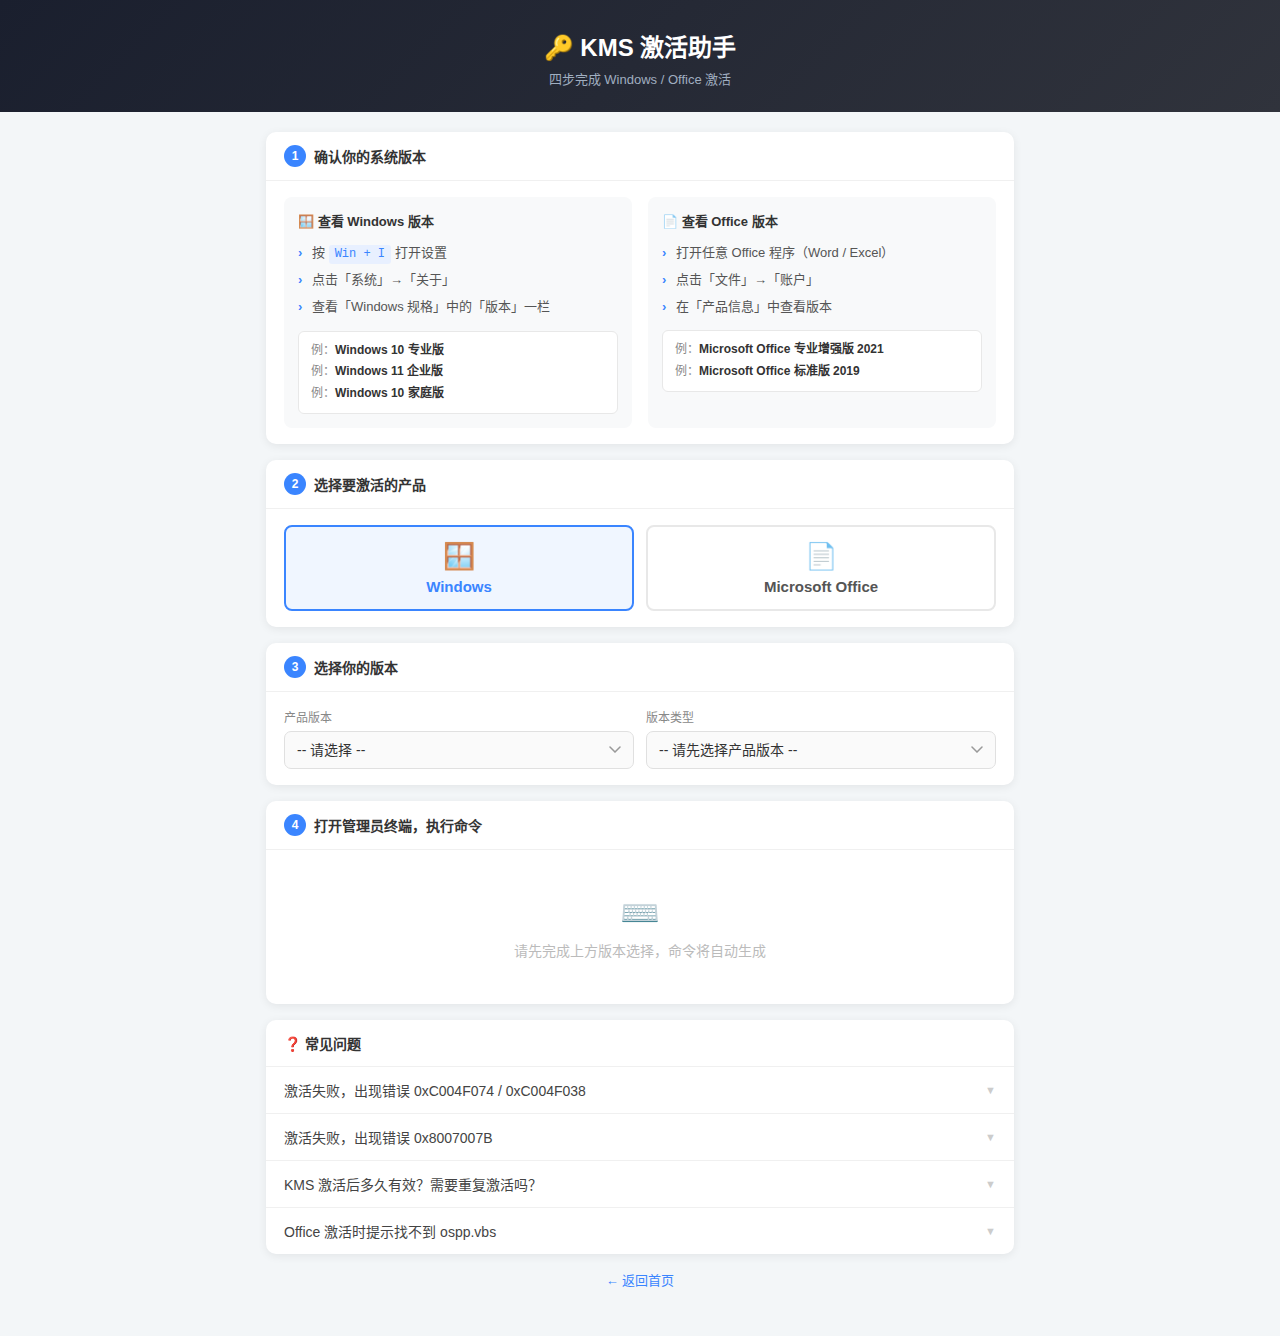
<file: kms/index.html>
<!DOCTYPE html>
<html lang="zh-CN">
<head>
    <meta charset="UTF-8">
    <meta name="viewport" content="width=device-width, initial-scale=1, maximum-scale=1, user-scalable=no">
    <title>KMS 激活助手 - 0xc.in</title>
    <style>
        * { box-sizing: border-box; margin: 0; padding: 0; }
        body { font-family: -apple-system, BlinkMacSystemFont, "Segoe UI", Roboto, "Microsoft YaHei", sans-serif; background: #f3f6f8; color: #333; min-height: 100vh; }

        .page-header {
            background: linear-gradient(135deg, #1a1f2e 0%, #30333c 100%);
            color: #fff;
            padding: 28px 20px 24px;
            text-align: center;
        }
        .page-header h1 { font-size: 24px; font-weight: 700; margin-bottom: 6px; }
        .page-header .subtitle { font-size: 13px; color: #a0aec0; }

        .container { max-width: 780px; margin: 0 auto; padding: 20px 16px 48px; }

        .card {
            background: #fff;
            border-radius: 10px;
            box-shadow: 0 2px 10px rgba(0,0,0,0.07);
            margin-bottom: 16px;
            overflow: hidden;
        }
        .card-header {
            padding: 13px 18px;
            border-bottom: 1px solid #f0f0f0;
            font-size: 14px;
            font-weight: 700;
            color: #333;
            display: flex;
            align-items: center;
            gap: 8px;
        }
        .step-badge {
            width: 22px;
            height: 22px;
            border-radius: 50%;
            background: #3a85ff;
            color: #fff;
            font-size: 12px;
            display: flex;
            align-items: center;
            justify-content: center;
            flex-shrink: 0;
        }
        .card-body { padding: 16px 18px; }

        /* Step 1: 版本确认 */
        .version-guide {
            display: flex;
            gap: 16px;
            flex-wrap: wrap;
        }
        .version-guide-block {
            flex: 1;
            min-width: 220px;
            background: #f8f9fa;
            border-radius: 8px;
            padding: 14px;
        }
        .version-guide-block .vg-title {
            font-size: 13px;
            font-weight: 700;
            color: #333;
            margin-bottom: 10px;
            display: flex;
            align-items: center;
            gap: 6px;
        }
        .vg-steps { list-style: none; }
        .vg-steps li {
            font-size: 13px;
            color: #555;
            padding: 3px 0;
            padding-left: 14px;
            position: relative;
            line-height: 1.6;
        }
        .vg-steps li::before {
            content: '›';
            position: absolute;
            left: 0;
            color: #3a85ff;
            font-weight: 700;
        }
        .vg-steps li code {
            display: inline-block;
            background: #e8f0ff;
            color: #3a85ff;
            padding: 0 6px;
            border-radius: 3px;
            font-family: monospace;
            font-size: 12px;
        }
        .vg-example {
            margin-top: 10px;
            background: #fff;
            border: 1px solid #e8e8e8;
            border-radius: 6px;
            padding: 8px 12px;
            font-size: 12px;
            color: #888;
            line-height: 1.8;
        }
        .vg-example span { color: #333; font-weight: 600; }

        /* Step 2: 产品选择 */
        .product-btns { display: flex; gap: 12px; }
        .product-btn {
            flex: 1;
            padding: 14px;
            border: 2px solid #e8e8e8;
            border-radius: 8px;
            background: #fff;
            cursor: pointer;
            text-align: center;
            font-size: 15px;
            font-weight: 600;
            color: #555;
            transition: all 0.2s;
        }
        .product-btn:hover { border-color: #3a85ff; color: #3a85ff; }
        .product-btn.active { border-color: #3a85ff; background: #f0f6ff; color: #3a85ff; }
        .product-btn .btn-icon { font-size: 26px; display: block; margin-bottom: 6px; }

        /* Step 3: 版本选择 */
        .select-row { display: flex; gap: 12px; flex-wrap: wrap; }
        .select-group { flex: 1; min-width: 200px; }
        .select-group label { display: block; font-size: 12px; color: #888; margin-bottom: 6px; }
        .select-group select {
            width: 100%;
            padding: 10px 32px 10px 12px;
            border: 1.5px solid #e0e0e0;
            border-radius: 7px;
            font-size: 14px;
            color: #333;
            background: #fafafa;
            outline: none;
            appearance: none;
            background-image: url("data:image/svg+xml,%3Csvg xmlns='http://www.w3.org/2000/svg' width='12' height='7' viewBox='0 0 12 7'%3E%3Cpath d='M1 1l5 5 5-5' stroke='%23999' stroke-width='1.5' fill='none' stroke-linecap='round'/%3E%3C/svg%3E");
            background-repeat: no-repeat;
            background-position: right 12px center;
            cursor: pointer;
        }
        .select-group select:focus { border-color: #3a85ff; background-color: #fff; }

        /* Step 4: 命令区 */
        .cmd-placeholder {
            text-align: center;
            padding: 28px;
            color: #bbb;
            font-size: 14px;
        }
        .cmd-placeholder .ph-icon { font-size: 32px; margin-bottom: 8px; }

        /* 管理员引导 */
        .admin-guide {
            background: #f0f6ff;
            border: 1px solid #c8deff;
            border-radius: 8px;
            padding: 12px 14px;
            margin-bottom: 14px;
        }
        .admin-guide-title {
            font-size: 13px;
            font-weight: 700;
            color: #2060c0;
            margin-bottom: 8px;
        }
        .admin-guide-steps {
            list-style: none;
            font-size: 13px;
            color: #3a5080;
            line-height: 1.8;
        }
        .admin-guide-steps li { display: flex; gap: 8px; align-items: flex-start; }
        .admin-guide-steps .num {
            width: 18px;
            height: 18px;
            border-radius: 50%;
            background: #3a85ff;
            color: #fff;
            font-size: 11px;
            display: flex;
            align-items: center;
            justify-content: center;
            flex-shrink: 0;
            margin-top: 2px;
        }

        /* 命令列表 */
        .cmd-block {
            background: #1e2433;
            border-radius: 8px;
            padding: 14px 16px;
            margin-bottom: 14px;
            font-family: "Consolas", "Courier New", monospace;
            font-size: 13px;
            line-height: 2;
            color: #e8f0fe;
            overflow-x: auto;
        }
        .cmd-block .cmd-line { white-space: nowrap; }
        .cmd-block .cmd-comment { color: #5a7a9a; }

        .btn-row { display: flex; gap: 10px; flex-wrap: wrap; }
        .btn-primary {
            flex: 1;
            min-width: 150px;
            padding: 11px 16px;
            background: #3a85ff;
            color: #fff;
            border: none;
            border-radius: 7px;
            font-size: 14px;
            font-weight: 600;
            cursor: pointer;
            display: flex;
            align-items: center;
            justify-content: center;
            gap: 6px;
            transition: background 0.15s;
        }
        .btn-primary:hover { background: #2b74f0; }
        .btn-primary.copied { background: #52c41a; }
        .btn-secondary {
            flex: 1;
            min-width: 150px;
            padding: 11px 16px;
            background: #fff;
            color: #3a85ff;
            border: 1.5px solid #3a85ff;
            border-radius: 7px;
            font-size: 14px;
            font-weight: 600;
            cursor: pointer;
            display: flex;
            align-items: center;
            justify-content: center;
            gap: 6px;
            transition: all 0.15s;
        }
        .btn-secondary:hover { background: #f0f6ff; }

        /* FAQ */
        .faq-item { border-bottom: 1px solid #f0f0f0; }
        .faq-item:last-child { border-bottom: none; }
        .faq-q {
            display: flex;
            align-items: center;
            gap: 8px;
            padding: 13px 18px;
            cursor: pointer;
            font-size: 14px;
            color: #444;
            user-select: none;
        }
        .faq-q:hover { background: #f8f9fa; }
        .faq-q .faq-arrow { margin-left: auto; color: #ccc; font-size: 11px; transition: transform 0.2s; }
        .faq-q.open .faq-arrow { transform: rotate(180deg); }
        .faq-a {
            display: none;
            padding: 0 18px 14px 40px;
            font-size: 13px;
            color: #666;
            line-height: 1.8;
        }
        .faq-a.show { display: block; }
        .faq-a code {
            display: inline-block;
            background: #f0f4ff;
            color: #3a85ff;
            padding: 0 6px;
            border-radius: 4px;
            font-family: monospace;
        }
        .faq-a ol, .faq-a ul { padding-left: 18px; }

        .back-link { text-align: center; margin-top: 12px; font-size: 13px; color: #aaa; }
        .back-link a { color: #3a85ff; text-decoration: none; }
        .back-link a:hover { text-decoration: underline; }

        @media (max-width: 500px) {
            .product-btns { flex-direction: column; }
            .select-row { flex-direction: column; }
            .btn-row { flex-direction: column; }
            .version-guide { flex-direction: column; }
        }
    </style>
</head>
<body>

<div class="page-header">
    <h1>🔑 KMS 激活助手</h1>
    <div class="subtitle">四步完成 Windows / Office 激活</div>
</div>

<div class="container">

    <!-- Step 1: 确认版本 -->
    <div class="card">
        <div class="card-header">
            <div class="step-badge">1</div>
            确认你的系统版本
        </div>
        <div class="card-body">
            <div class="version-guide">
                <div class="version-guide-block">
                    <div class="vg-title">🪟 查看 Windows 版本</div>
                    <ul class="vg-steps">
                        <li>按 <code>Win + I</code> 打开设置</li>
                        <li>点击「系统」→「关于」</li>
                        <li>查看「Windows 规格」中的「版本」一栏</li>
                    </ul>
                    <div class="vg-example">
                        例：<span>Windows 10 专业版</span><br>
                        例：<span>Windows 11 企业版</span><br>
                        例：<span>Windows 10 家庭版</span>
                    </div>
                </div>
                <div class="version-guide-block">
                    <div class="vg-title">📄 查看 Office 版本</div>
                    <ul class="vg-steps">
                        <li>打开任意 Office 程序（Word / Excel）</li>
                        <li>点击「文件」→「账户」</li>
                        <li>在「产品信息」中查看版本</li>
                    </ul>
                    <div class="vg-example">
                        例：<span>Microsoft Office 专业增强版 2021</span><br>
                        例：<span>Microsoft Office 标准版 2019</span>
                    </div>
                </div>
            </div>
        </div>
    </div>

    <!-- Step 2: 选择产品 -->
    <div class="card">
        <div class="card-header">
            <div class="step-badge">2</div>
            选择要激活的产品
        </div>
        <div class="card-body">
            <div class="product-btns">
                <button class="product-btn active" id="btnWindows" onclick="selectProduct('windows')">
                    <span class="btn-icon">🪟</span>Windows
                </button>
                <button class="product-btn" id="btnOffice" onclick="selectProduct('office')">
                    <span class="btn-icon">📄</span>Microsoft Office
                </button>
            </div>
        </div>
    </div>

    <!-- Step 3: 选择版本 -->
    <div class="card">
        <div class="card-header">
            <div class="step-badge">3</div>
            选择你的版本
        </div>
        <div class="card-body">
            <div class="select-row">
                <div class="select-group">
                    <label>产品版本</label>
                    <select id="selVersion" onchange="onVersionChange()">
                        <option value="">-- 请选择 --</option>
                    </select>
                </div>
                <div class="select-group">
                    <label>版本类型</label>
                    <select id="selEdition" onchange="onEditionChange()">
                        <option value="">-- 请先选择产品版本 --</option>
                    </select>
                </div>
            </div>
        </div>
    </div>

    <!-- Step 4: 执行命令 -->
    <div class="card">
        <div class="card-header">
            <div class="step-badge">4</div>
            打开管理员终端，执行命令
        </div>
        <div class="card-body" id="cmdArea">
            <div class="cmd-placeholder">
                <div class="ph-icon">⌨️</div>
                请先完成上方版本选择，命令将自动生成
            </div>
        </div>
    </div>

    <!-- FAQ -->
    <div class="card">
        <div class="card-header">❓ 常见问题</div>
        <div id="faqList">
            <div class="faq-item">
                <div class="faq-q" onclick="toggleFaq(this)">
                    激活失败，出现错误 0xC004F074 / 0xC004F038
                    <span class="faq-arrow">▼</span>
                </div>
                <div class="faq-a">
                    KMS 服务器连接失败，可能原因：
                    <ul>
                        <li>网络问题，检查是否能正常上网</li>
                        <li>防火墙拦截了 1688 端口，临时关闭防火墙后重试</li>
                        <li>企业内网可能拦截 KMS 流量，尝试切换到手机热点</li>
                    </ul>
                </div>
            </div>
            <div class="faq-item">
                <div class="faq-q" onclick="toggleFaq(this)">
                    激活失败，出现错误 0x8007007B
                    <span class="faq-arrow">▼</span>
                </div>
                <div class="faq-a">
                    KMS 服务器地址格式错误。请确认已执行 <code>slmgr /skms kms.0xc.in</code>，然后重新运行 <code>slmgr /ato</code>。
                </div>
            </div>
            <div class="faq-item">
                <div class="faq-q" onclick="toggleFaq(this)">
                    KMS 激活后多久有效？需要重复激活吗？
                    <span class="faq-arrow">▼</span>
                </div>
                <div class="faq-a">
                    KMS 激活有效期为 180 天。Windows 每隔 7 天会自动向 KMS 服务器续期，只要网络正常且服务器在线，激活状态会一直保持，无需手动操作。
                </div>
            </div>
            <div class="faq-item">
                <div class="faq-q" onclick="toggleFaq(this)">
                    Office 激活时提示找不到 ospp.vbs
                    <span class="faq-arrow">▼</span>
                </div>
                <div class="faq-a">
                    下载的 .bat 脚本会自动在多个路径中查找 ospp.vbs。如仍失败，请手动在 <code>C:\Program Files\Microsoft Office\</code> 目录中搜索 <code>ospp.vbs</code>，然后在该目录中打开命令行执行。
                </div>
            </div>
        </div>
    </div>

    <div class="back-link"><a href="../index.html">← 返回首页</a></div>

</div>

<script>
const KMS_SERVER = 'kms.0xc.in';

const KMS_DATA = {
    windows: {
        'Windows 11': {
            '家庭版 (Home)':               'TX9XD-98N7V-6WMQ6-BX7FG-H8Q99',
            '家庭中文版 (Home China)':      'PVMJN-6DFY6-9CCP6-7BKTT-D3WVR',
            '专业版 (Pro)':                'W269N-WFGWX-YVC9B-4J6C9-T83GX',
            '专业 N 版 (Pro N)':           'MH37W-N47XK-V7XM9-C7227-GCQG9',
            '企业版 (Enterprise)':         'NPPR9-FWDCX-D2C8J-H872K-2YT43',
            '企业 N 版 (Enterprise N)':    'DPH2V-TTNVB-4X9Q3-TJR4H-KHJW4',
            '教育版 (Education)':          'NW6C2-QMPVW-D7KKK-3GKT6-VCFB2',
            '专业教育版 (Pro Education)':  '6TP4R-GNPTD-KYYHQ-7B7DP-J447Y',
            '专业工作站版 (Pro Workstation)': 'NRG8B-VKK3Q-CXVCJ-9G2XF-6Q84J',
        },
        'Windows 10': {
            '家庭版 (Home)':               'TX9XD-98N7V-6WMQ6-BX7FG-H8Q99',
            '家庭中文版 (Home China)':      'PVMJN-6DFY6-9CCP6-7BKTT-D3WVR',
            '专业版 (Pro)':                'W269N-WFGWX-YVC9B-4J6C9-T83GX',
            '专业 N 版 (Pro N)':           'MH37W-N47XK-V7XM9-C7227-GCQG9',
            '企业版 (Enterprise)':         'NPPR9-FWDCX-D2C8J-H872K-2YT43',
            '企业 N 版 (Enterprise N)':    'DPH2V-TTNVB-4X9Q3-TJR4H-KHJW4',
            '教育版 (Education)':          'NW6C2-QMPVW-D7KKK-3GKT6-VCFB2',
            '专业教育版 (Pro Education)':  '6TP4R-GNPTD-KYYHQ-7B7DP-J447Y',
            '专业工作站版 (Pro Workstation)': 'NRG8B-VKK3Q-CXVCJ-9G2XF-6Q84J',
        },
        'Windows 8.1': {
            '专业版 (Pro)':        'GCRJD-8NW9H-F2CDX-CCM8D-9D6T9',
            '企业版 (Enterprise)': 'MHF9N-XY6XB-WVXMC-BTDCT-MKKG7',
        },
        'Windows Server 2022': {
            '标准版 (Standard)':           'VDYBN-27WPP-V4HQT-9VMD4-VMK7H',
            '数据中心版 (Datacenter)':      'WX4NM-KYWYW-QJJR4-XV3QB-6VM33',
            'Azure 版 (Datacenter Azure)': 'NTBV8-9K7Q8-V27C6-M2BTV-KHMXV',
        },
        'Windows Server 2019': {
            '标准版 (Standard)':    'N69G4-B89J2-4G8F4-WWYCC-J464C',
            '数据中心版 (Datacenter)': 'WMDGN-G9PQG-XVVXX-R3X43-63DFG',
        },
        'Windows Server 2016': {
            '标准版 (Standard)':    'WC2BQ-8NRM3-FDDYY-2BFGV-KHKQY',
            '数据中心版 (Datacenter)': 'CB7KF-BWN84-R7R2Y-793K2-8XDDG',
        },
    },
    office: {
        'Office LTSC 2024': {
            '专业增强版 (Pro Plus)': 'XJ2XN-FW8RK-P4HMP-DKDBV-GCVGB',
        },
        'Office LTSC 2021': {
            '专业增强版 (Pro Plus)': 'FXYTK-NJJ8C-GB6DW-3DYQT-6F7TH',
        },
        'Office 2019': {
            '专业增强版 (Pro Plus)': 'NMMKJ-6RK4F-KMJVX-8D9MJ-6MWKP',
            '标准版 (Standard)':    '6NWWJ-YQWMR-QKGCB-6TMB3-9D9HK',
        },
        'Office 2016': {
            '专业增强版 (Pro Plus)': 'XQNVK-8JYDB-WJ9W3-YJ8YR-WFG99',
            '标准版 (Standard)':    'JNRGM-WHDWX-FJJG3-K47QV-DRTFM',
        },
    }
};

const OFFICE_DIR_MAP = {
    'Office LTSC 2024': 'Office16',
    'Office LTSC 2021': 'Office16',
    'Office 2019':      'Office16',
    'Office 2016':      'Office16',
};

let currentProduct = 'windows';

function selectProduct(p) {
    currentProduct = p;
    document.getElementById('btnWindows').classList.toggle('active', p === 'windows');
    document.getElementById('btnOffice').classList.toggle('active', p === 'office');
    populateVersions();
    resetCmdArea();
}

function populateVersions() {
    const sel = document.getElementById('selVersion');
    sel.innerHTML = '<option value="">-- 请选择 --</option>';
    for (const v in KMS_DATA[currentProduct]) {
        const opt = document.createElement('option');
        opt.value = v;
        opt.textContent = v;
        sel.appendChild(opt);
    }
    document.getElementById('selEdition').innerHTML = '<option value="">-- 请先选择产品版本 --</option>';
}

function onVersionChange() {
    const ver = document.getElementById('selVersion').value;
    const selEd = document.getElementById('selEdition');
    selEd.innerHTML = '<option value="">-- 请选择版本类型 --</option>';
    if (ver && KMS_DATA[currentProduct][ver]) {
        for (const e in KMS_DATA[currentProduct][ver]) {
            const opt = document.createElement('option');
            opt.value = e;
            opt.textContent = e;
            selEd.appendChild(opt);
        }
    }
    resetCmdArea();
}

function onEditionChange() {
    const ver = document.getElementById('selVersion').value;
    const ed = document.getElementById('selEdition').value;
    if (ver && ed) {
        const key = KMS_DATA[currentProduct][ver][ed];
        renderCmds(ver, ed, key);
    } else {
        resetCmdArea();
    }
}

function resetCmdArea() {
    document.getElementById('cmdArea').innerHTML = `
        <div class="cmd-placeholder">
            <div class="ph-icon">⌨️</div>
            请先完成上方版本选择，命令将自动生成
        </div>`;
}

function renderCmds(ver, ed, key) {
    let cmdLines = [];
    let bat = '';

    if (currentProduct === 'windows') {
        cmdLines = [
            `slmgr /skms ${KMS_SERVER}`,
            `slmgr /ipk ${key}`,
            `slmgr /ato`,
        ];
        bat = [
            '@echo off',
            'echo KMS 激活助手 by kms.0xc.in',
            'echo.',
            `slmgr /skms ${KMS_SERVER}`,
            `slmgr /ipk ${key}`,
            `slmgr /ato`,
            'echo.',
            'echo 完成！如有报错请查看提示。',
            'pause',
        ].join('\r\n');
    } else {
        const officeDir = OFFICE_DIR_MAP[ver] || 'Office16';
        cmdLines = [
            `cd /d "%ProgramFiles%\\Microsoft Office\\${officeDir}"`,
            `cscript ospp.vbs /sethst:${KMS_SERVER}`,
            `cscript ospp.vbs /inpkey:${key}`,
            `cscript ospp.vbs /act`,
        ];
        bat = [
            '@echo off',
            'echo KMS 激活助手 by kms.0xc.in',
            'echo.',
            'set "FOUND=0"',
            'for %%d in (Office16 Office15 Office14) do (',
            '  if exist "%ProgramFiles%\\Microsoft Office\\%%d\\ospp.vbs" (',
            '    pushd "%ProgramFiles%\\Microsoft Office\\%%d"',
            '    set "FOUND=1"',
            '    goto :found',
            '  )',
            '  if exist "%ProgramFiles(x86)%\\Microsoft Office\\%%d\\ospp.vbs" (',
            '    pushd "%ProgramFiles(x86)%\\Microsoft Office\\%%d"',
            '    set "FOUND=1"',
            '    goto :found',
            '  )',
            ')',
            ':found',
            'if "%FOUND%"=="0" (echo 未找到 Office 安装目录 & pause & exit)',
            `cscript ospp.vbs /sethst:${KMS_SERVER}`,
            `cscript ospp.vbs /inpkey:${key}`,
            `cscript ospp.vbs /act`,
            'echo.',
            'echo 完成！如有报错请查看提示。',
            'pause',
        ].join('\r\n');
    }

    const allCmds = cmdLines.join('\n');
    const cmdBlockHtml = cmdLines.map(l => `<div class="cmd-line">${escHtml(l)}</div>`).join('');

    document.getElementById('cmdArea').innerHTML = `
        <div class="admin-guide">
            <div class="admin-guide-title">如何打开管理员终端</div>
            <ul class="admin-guide-steps">
                <li><span class="num">1</span><span>右键点击 ⊞ 开始菜单（或按 Win+X）</span></li>
                <li><span class="num">2</span><span>选择「终端（管理员）」或「PowerShell（管理员）」或「命令提示符（管理员）」</span></li>
                <li><span class="num">3</span><span>将下方命令粘贴进去，回车执行</span></li>
            </ul>
        </div>
        <div class="cmd-block">${cmdBlockHtml}</div>
        <div class="btn-row">
            <button class="btn-primary" id="btnCopyAll" onclick="copyAll(${JSON.stringify(allCmds)})">
                📋 复制全部命令
            </button>
            <button class="btn-secondary" onclick="downloadBat(${JSON.stringify(bat)})">
                ⬇ 下载 .bat 脚本
            </button>
        </div>
        <p style="font-size:12px;color:#bbb;margin-top:10px;">.bat 脚本右键「以管理员身份运行」即可自动完成激活</p>
    `;
}

function escHtml(s) {
    return s.replace(/&/g, '&amp;').replace(/</g, '&lt;').replace(/>/g, '&gt;');
}

function copyAll(text) {
    navigator.clipboard.writeText(text).then(() => {
        const btn = document.getElementById('btnCopyAll');
        btn.textContent = '✅ 已复制';
        btn.classList.add('copied');
        setTimeout(() => {
            btn.textContent = '📋 复制全部命令';
            btn.classList.remove('copied');
        }, 2000);
    });
}

function downloadBat(content) {
    const blob = new Blob([content], { type: 'text/plain;charset=gbk' });
    const url = URL.createObjectURL(blob);
    const a = document.createElement('a');
    a.href = url;
    a.download = 'kms-activate.bat';
    document.body.appendChild(a);
    a.click();
    document.body.removeChild(a);
    URL.revokeObjectURL(url);
}

function toggleFaq(el) {
    el.classList.toggle('open');
    el.nextElementSibling.classList.toggle('show');
}

populateVersions();
</script>
</body>
</html>
</file>
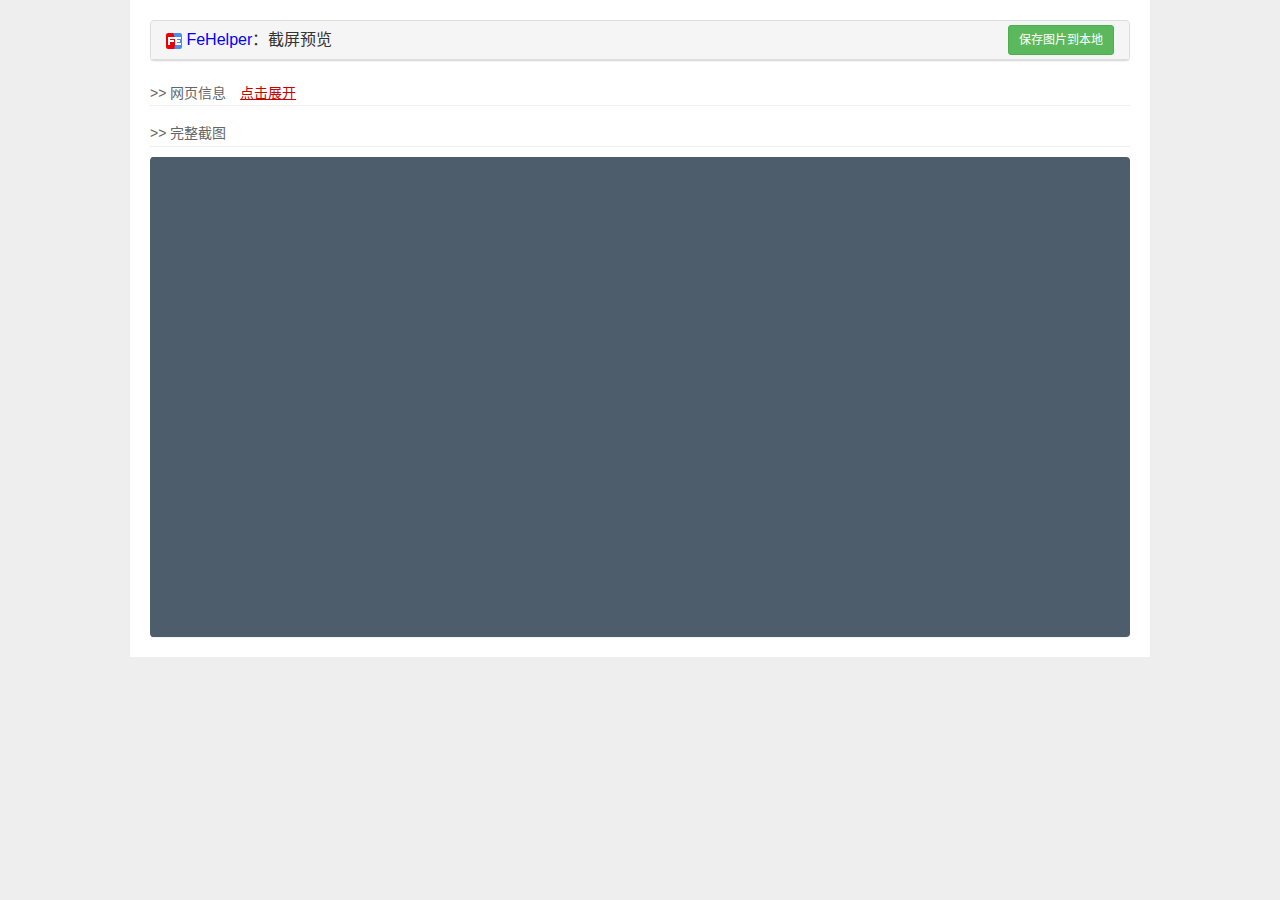
<file: page-capture/index.html>
<!DOCTYPE HTML>
<html lang="zh-CN">
<head>
    <title>FeHelper截图预览</title>
    <meta charset="UTF-8">
    <link rel="stylesheet" href="index.css"/>
    <script type="text/javascript" src="../static/vendor/vue/vue.js"></script>
    <script src="../static/vendor/require/require.js"></script>
</head>
<body>

<div class="wrapper" id="pageContainer">
    <div class="panel panel-default" style="margin-bottom: 0px;">
        <div class="panel-heading">
            <h3 class="panel-title">
                <a href="http://www.baidufe.com/fehelper/feedback.html" target="_blank" class="x-a-high">
                    <img src="../static/img/fe-16.png" alt="fehelper"/> FeHelper</a>：截屏预览
                <input id="btnSave" class="btn btn-success btn-sm ui-fl-r" type="button" value="保存图片到本地" @click="save">
            </h3>
        </div>
    </div>

    <div class="panel-body">
        <div class="row">
            <h5 class="x-title">&gt;&gt;&nbsp;网页信息 <span class="x-link" @click="expandInfo">{{btnInfoText}}</span></h5>
            <pre class="page-info" v-html="originPageInfo" v-show="expand"></pre>

            <h5 class="x-title c-d">&gt;&gt;&nbsp;完整截图</h5>
            <div class="panel panel-default img-container" v-html="imageHTML"></div>
        </div>
    </div>
</div>
<script type="text/javascript" src="index.js"></script>
</body>
</html>
</file>
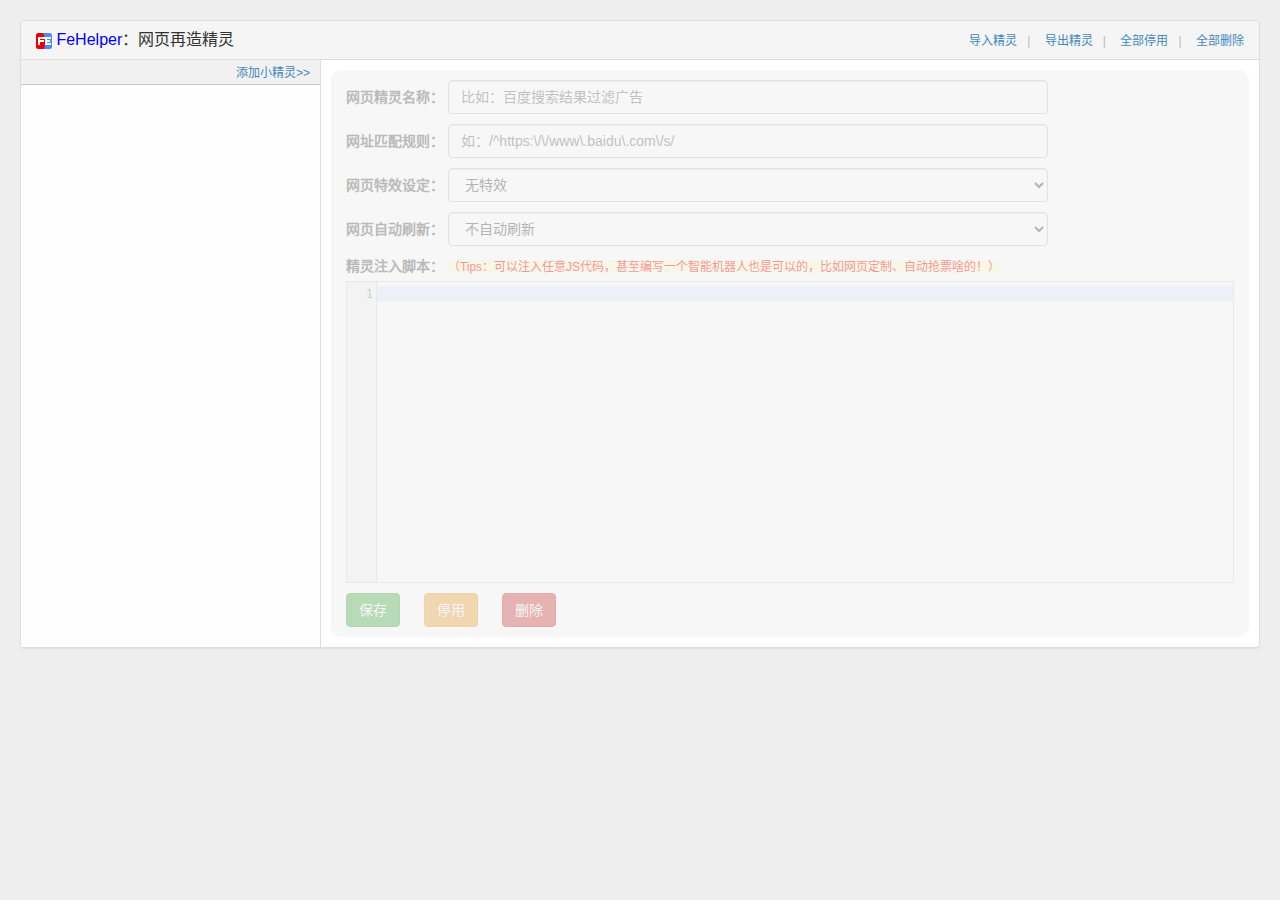
<file: page-monkey/index.html>
<!DOCTYPE HTML>
<html lang="zh-CN">
    <head>
        <meta charset="utf-8"/>
        <title>网页油猴工具</title>
        <link rel="stylesheet" href="index.css"/>
        <script type="text/javascript" src="../static/vendor/vue/vue.js"></script>
    </head>

    <body>

        <div class="wrapper wp-modifiers" id="pageContainer">
            <div class="panel panel-default" style="margin-bottom: 0px;">
                <div class="panel-heading">
                    <h3 class="panel-title">
                        <a href="http://www.baidufe.com/fehelper/feedback.html" target="_blank" class="x-a-high">
                            <img src="../static/img/fe-16.png" alt="fehelper"/> FeHelper</a>：网页再造精灵

                        <span class="x-toolbox">
                            <a href="#" id="import" @click="importModifier()" class="x-tooltip blue-tooltip">导入精灵</a><span class="x-line">|</span>
                            <a href="#" id="export" @click="exportModifier()" class="x-tooltip blue-tooltip">导出精灵</a><span class="x-line">|</span>
                            <a href="#" id="disable" @click="disableModifier()" class="x-tooltip blue-tooltip">全部停用</a><span class="x-line">|</span>
                            <a href="#" id="remove" @click="removeModifier()" class="x-tooltip blue-tooltip">全部删除</a>
                        </span>

                    </h3>
                </div>

                <div class="x-wrapper">
                    <div class="x-sidebar">
                        <div class="x-tools">
                            <a href="#" @click="createModifier">添加小精灵&gt;&gt;</a>
                        </div>
                        <ul id="modifiers">
                            <li v-for="cm in cachedModifiers" :id="cm.id" :class="{'x-selected': editCM.id === cm.id}"
                                @click="selectModifier(cm)">
                                <i class="xm-icon" :class="cm.mDisabled === null ? 'xm-create' : (cm.mDisabled ? 'xm-disable' : 'xm-enable')"></i>
                                <span v-html="cm.mName || '未命名'"></span>
                            </li>
                        </ul>
                    </div>
                    <div id="main">
                        <form action="#" class="m-form x-masked" ref="mForm">
                            <div class="row">
                                <label for="mName">网页精灵名称：</label>
                                <input type="text" id="mName" v-model="editCM.mName" class="form-control ui-d-ib" placeholder="比如：百度搜索结果过滤广告">
                            </div>

                            <div class="row ui-mt-10">
                                <label for="mPattern">网址匹配规则：</label>
                                <input type="text" id="mPattern" v-model="editCM.mPattern" class="form-control ui-d-ib" placeholder="如：/^https:\/\/www\.baidu\.com\/s/">
                            </div>

                            <div class="row ui-mt-10">
                                <label for="mFilter">网页特效设定：</label>
                                <select id="mFilter" v-model="editCM.mFilter" class="form-control ui-d-ib">
                                    <option value="0">无特效</option>
                                    <option value="1">特效模式一</option>
                                    <option value="2">特效模式二</option>
                                    <option value="3">特效模式三</option>
                                    <option value="4">特效模式四</option>
                                    <option value="5">特效模式五</option>
                                </select>
                            </div>

                            <div class="row ui-mt-10">
                                <label for="mRefresh">网页自动刷新：</label>
                                <select id="mRefresh" v-model="editCM.mRefresh" class="form-control ui-d-ib">
                                    <option value="0">不自动刷新</option>
                                    <option value="1">每 1秒 一次</option>
                                    <option value="3">每 3秒 一次</option>
                                    <option value="5">每 5秒 一次</option>
                                    <option value="10">每 10秒 一次</option>
                                    <option value="15">每 15秒 一次</option>
                                    <option value="30">每 30秒 一次</option>
                                    <option value="60">每 1分（60秒） 一次</option>
                                    <option value="90">每 1分半（90秒） 一次</option>
                                    <option value="120">每 2分（120秒） 一次</option>
                                    <option value="180">每 3分（180秒） 一次</option>
                                    <option value="300">每 5分（300秒） 一次</option>
                                    <option value="600">每 10分（600秒） 一次</option>
                                </select>

                            </div>

                            <div class="row ui-mt-10">
                                <label for="mScript">精灵注入脚本：</label>
                                <span class="x-tips">（Tips：可以注入任意JS代码，甚至编写一个智能机器人也是可以的，比如网页定制、自动抢票啥的！）</span>
                                <textarea id="mScript" ref="mScript" v-model="editCM.mScript" cols="30" rows="10" class="form-control"></textarea>
                            </div>

                            <div class="row ui-mt-10">
                                <input type="button" @click="saveModifier(true)" value="保存" class="btn btn-success ui-mr-20">
                                <input type="button" @click="disableModifier(editCM)" :value="editCM.mDisabled ? '启用' : '停用'" class="btn btn-warning ui-mr-20">
                                <input type="button" @click="removeModifier(editCM)" value="删除" class="btn btn-danger">
                            </div>
                        </form>

                        <div class="m-mask"></div>

                    </div>
                </div>
                <div class="clearfix"></div>
            </div>
        </div>

        <script src="../static/js/msg_type.js"></script>
        <script src="../static/vendor/jquery/jquery-3.3.1.min.js"></script>
        <script src="../static/vendor/codemirror/codemirror.js"></script>
        <script src="../static/vendor/codemirror/javascript.js"></script>
        <script src="../static/vendor/codemirror/active-line.js"></script>
        <script src="../static/vendor/codemirror/matchbrackets.js"></script>
        <script src="../static/vendor/codemirror/placeholder.js"></script>
        <script src="index.js"></script>
    </body>
</html>
</file>
<file: css/iconfont.css>
@font-face {font-family: "iconfont";
  src: url('iconfont.eot?t=1516947764295'); /* IE9*/
  src: url('iconfont.eot?t=1516947764295#iefix') format('embedded-opentype'), /* IE6-IE8 */
  url('[data-uri]') format('woff'),
  url('iconfont.ttf?t=1516947764295') format('truetype'), /* chrome, firefox, opera, Safari, Android, iOS 4.2+*/
  url('iconfont.svg?t=1516947764295#iconfont') format('svg'); /* iOS 4.1- */
}

.iconfont {
  font-family:"iconfont" !important;
  font-size:16px;
  font-style:normal;
  -webkit-font-smoothing: antialiased;
  -moz-osx-font-smoothing: grayscale;
}

.icon-shequ:before { content: "\e600"; }

.icon-designer:before { content: "\e613"; }

.icon-wendangdocument78:before { content: "\e723"; }

.icon-blogger:before { content: "\e6a4"; }

.icon-daohang2:before { content: "\e614"; }

.icon-liuyan:before { content: "\e638"; }

.icon-tool:before { content: "\e64d"; }

.icon-xuexi1:before { content: "\e63b"; }

.icon-zixun:before { content: "\e6af"; }

.icon-yunying:before { content: "\e6aa"; }

.icon-daohang:before { content: "\e611"; }

.icon-github:before { content: "\e601"; }

.icon-daohang1:before { content: "\e63d"; }

.icon-xuexi:before { content: "\e604"; }
</file>
<file: css/style.css>
html,
body,
aside,
div,
p,
nav,
a,
i,
ul,
li,
section,
img,
footer {
  padding: 0;
  margin: 0;
}
li {
  list-style: none;
}
a {
  text-decoration: none;
}
body {
  font-size: 12px;
  color: #4d4d4d;
  font-family: Helvetica Neue,Microsoft Yahei;
}
body,
.main,
.container {
  background: #f3f6f8;
}
.iconfont {
  color: #6b7386;
  padding-right: 4px;
}
.container .left-bar {
  position: fixed;
  padding: 0 20px;
  background: #30333c;
  color: #6b7386;
  box-sizing: border-box;
  flex-direction: column;
  height: 100vh;
  display: flex;
  width: 248px;
  transition: all .5s;
}
.container .main {
  position: relative;
  display: flex;
  flex-direction: column;
  -webkit-box-orient: vertical;
  margin-left: 248px;
}
.container .main .iconfont {
  font-size: 18px;
  color: #000000;
}
.set-scroll {
  background-color: #494f5e;
  border-radius: 0;
  width: 4px;
}
.left-bar .title {
  color: white;
  font-size: 18px;
  height: 50px;
  line-height: 50px;
}
.left-bar .title p {
  text-align: center;
}
.left-bar .nav {
  flex: 1;
  -webkit-box-flex: 1;
  flex-grow: 1;
}
.left-bar .nav .item {
  height: 48px;
  line-height: 46px;
  border-top: 2px solid rgba(255, 255, 255, 0.04);
  border-bottom: 2px solid rgba(255, 255, 255, 0.04);
}
.left-bar .nav > .active {
  position: relative;
}
.left-bar .nav > .active .line {
  position: absolute;
  right: 0px;
  height: 30px;
  width: 3px;
  background: #3a85ff;
  z-index: 100000;
  margin-top: 10px;
}
.left-bar .nav-item {
  min-height: 100vh;
  overflow-y: scroll;
}
.left-bar .nav-item::-webkit-scrollbar-track {
  background-color: #494f5e;
  border-radius: 0;
  width: 4px;
}
.left-bar .nav-item::-webkit-scrollbar-thumb {
  background-color: #494f5e;
  border-radius: 0;
  width: 4px;
}
.left-bar .nav-item::-webkit-scrollbar {
  background-color: #494f5e;
  border-radius: 0;
  width: 4px;
}
.left-bar .nav-item li {
  padding-left: 20px;
  height: 32px;
  line-height: 32px;
}
.left-bar .nav-item li > .active,
.left-bar .nav-item li > .active i,
.left-bar .nav-item li:hover a,
.left-bar .nav-item li:hover i {
  color: #fff;
}
.left-bar .nav-item li a {
  text-decoration: none;
  font-size: 12px;
  display: inline-block;
  width: 100%;
  color: #6b7386;
}
.nav .item a {
  color: white;
}
.nav .comment {
  position: fixed;
  z-index: 100;
  bottom: 1px;
  width: 200px;
  background: #30333c;
}
.main #mainContent {
  max-width: 1200px;
}
.main .box {
  overflow: hidden;
  margin: 20px 30px;
  background: #fff;
  padding-bottom: 20px;
}
.main .box .sub-category > div {
  padding: 12px 0 0 2.1%;
  font-size: 18px;
}
.main .box .item {
  width: 20%;
  border: 1px solid #e4ecf3;
  box-shadow: 1px 2px 3px #f2f6f8;
  border-radius: 6px;
  background: #fff;
  padding: 10px;
  min-width: 200px;
  margin: 22px 0 0 2.1%;
  float: left;
  overflow: hidden;
  transition: all .3s;
}
.main .box .item:hover {
  transform: translateY(-5px);
}
.main .box .item .no-logo {
  color: #3273dc;
  font-weight: bold;
  font-size: 14px;
}
.main .box .item .logo {
  height: 40px;
  position: relative;
  font-size: 14px;
  font-weight: 700;
  color: #3273dc;
  overflow: hidden;
  text-overflow: ellipsis;
  white-space: nowrap;
  padding: 0 .1rem;
}
.main .box .item .logo img {
  width: 40px;
  height: 40px;
  border-radius: 50%;
  vertical-align: middle;
}
.main .box .item .desc {
  color: gray;
  font-size: 12px;
  padding-top: 10px;
  height: 35px;
  overflow: hidden;
  text-overflow: ellipsis;
  display: -webkit-box;
  -webkit-line-clamp: 2;
  -webkit-box-orient: vertical;
}
.footer {
  width: 100%;
  bottom: 0;
  line-height: 45px;
  background: #fff;
  box-shadow: 0 0 1rem rgba(0, 0, 0, 0.2);
}
.footer .copyright {
  margin-left: 30px;
  color: #949494;
  font-size: 12px;
}
.footer .copyright a {
  text-decoration: none;
  color: #3a85ff;
}
#menu {
  display: none;
  width: 100%;
  background: #fff;
  padding: 10px 0;
  text-align: center;
}
#menu a {
  color: #3a85ff;
  font-size: 18px;
}
.download a,
.download i {
  color: #3668bd !important;
}
@media screen and (max-width: 481px) {
  .container .box .item {
    width: 39%;
    min-width: 100px;
  }
  .container .main {
    margin-left: 0;
  }
  .container .left-bar {
    z-index: 999;
    left: -249px;
  }
  #menu {
    display: block;
  }
}
@media screen and (min-width: 482px) {
  .container .box .item {
    width: 90%;
  }
  .container .left-bar {
    left: 0px;
  }
}
@media screen and (min-width: 790px) {
  .container .box .item {
    width: 43%;
  }
}
@media screen and (min-width: 1040px) {
  .container .box .item {
    width: 28%;
  }
}
@media screen and (min-width: 1200px) {
  .container .box .item {
    width: 20%;
  }
}


.disablebox{
  background-color: #000;
  opacity: 0.5;

  filter: progid:DXImageTransform.Microsoft.BasicImage(grayscale=1);
    -webkit-filter: grayscale(100%);
    -moz-filter: grayscale(100%);
    -ms-filter: grayscale(100%);
    -o-filter: grayscale(100%);
    filter: grayscale(100%);
    filter: gray;

  }
</file>
<file: code-beautify/index.css>
@import url("../static/vendor/prism/prism.css");
@import url("../static/css/bootstrap.min.css");

#codeSource {
    height: 150px;
}
#btnFormat {
    outline: none;
}
</file>
<file: code-compress/index.css>
@import url("../static/vendor/codemirror/codemirror.css");
@import url("../static/css/bootstrap.min.css");

#jfContent {
    min-height: 200px;
}
.panel-title .x-xother {
    float: right;
    font-size: 12px;
    margin-top: 3px;
    color: blue;
    text-decoration: underline;
}
.panel-title .x-xother:hover {
    color:red;
}
</file>
<file: en-decode/index.css>
@import url("../static/css/bootstrap.min.css");

#srcText {
    height: 100px;
}
#rstCode {
    height: 280px;
}
.ui-ml-05 {
    margin-left: 5px;
}
.x-ps {
    color:#bbb;
}
</file>
<file: json-diff/index.css>
@import url("../static/vendor/codemirror/codemirror.css");
@import url("../static/css/bootstrap.min.css");

body {
    background-color: #fff;
}

.wp-json {
    width:auto;
}
.wp-json .mod-json {
    position: absolute;
    top: 60px;
    bottom: 0;
    right:20px;
    left:20px;
}
.wp-json .mod-json .panel-txt {
    position: absolute;
    width: 500px;
    top: 15px;
    bottom: 0;
}
.wp-json .panel-body {
    padding:15px 0;
}
.wp-json .CodeMirror {
    height: auto;
}
.wp-json .CodeMirror-scroll {
    min-height: 550px;
}

.box-wrapper-left {
    height: 100%;
    padding:0 5px 0 0;
}
.box-wrapper-right {
    height: 100%;
    padding:0 0 0 5px;
}
#jsonSourceLeft, #jsonSourceRight, .CodeMirror {
    height: calc(100%);
    font-size: 10px;
}
.x-error {
    float: right;
    color: #0c0;
    font-size: 14px;
}
.x-error.x-hlt {
    color:#f00;
}
</file>
<file: json-format/index.css>
@import url("../static/vendor/codemirror/codemirror.css");
@import url("../static/css/bootstrap.min.css");
@import url("./without-ui.css");

body {
    background-color: #fff;
}
.wrapper {padding-right:0}
.wp-json {
    width:auto;
}
.wp-json .mod-json {
    position: absolute;
    top: 60px;
    bottom: 0;
    right:0;
    left:20px;
}
.wp-json .mod-json .panel-txt {
    position: absolute;
    width: 500px;
    top: 15px;
    bottom: 0;
}

.wp-json .mod-json .rst-item {
    margin-left: 500px;
    position: relative;
    padding-top: 0;
    padding-bottom:20px;
}

#optionBar {
    position: fixed;
    top: 30px;
    right: 30px;
}
#jfContent_pre {
    display: none;
    padding: 10px;
}
#jsonSource,.CodeMirror {
    height: calc(100% - 70px);
    /*font-size: 10px;*/
}
#errorMsg {
    color: #f00;
    margin-left: 10px;
    float: right;
}
#jfContent {
    margin-right: 10px;
}
.x-placeholder {
    padding-top: 50px;
    text-align: center;
}
.x-placeholder img{
    width: 400px;
    opacity: 0.15;
}
.x-xdemo,a.x-xdemo {
    margin-left: 30px;
    font-size: 12px;
    color: blue;
    cursor: pointer;
    text-decoration: underline;
}
.x-xdemo:hover {
    text-decoration: underline;
}


#errorTips {
    position: fixed;
    left: 20px;
    bottom: 4px;
    z-index: 23;
    width: 500px;
    border-radius: 4px;
    box-shadow: 6px 5px 7px rgba(229, 163, 163, 0.4);
    background-color: #ffecf1;
    border: 1px solid #dbb2b2;
    overflow: auto;
    max-height: 98%;
    min-height: 100px;
    display: none;
}
#errorBtn {
    padding:5px 0 0 5px;
    font-size:16px;
    cursor:pointer;
    color:#e96969;
    left: 490px;
    background: #ffecf1;
    position: fixed;
    z-index: 100;
}
#errorBtn:hover {
    opacity:0.6;
}
#errorCode .errorEm {
    background-color:#ff921b;
}
#errorTarget {
    color:#000;
    background-color:#fff;
}
#errorCode {
    padding:0 10px 10px;
    word-break: break-all;
    margin-top: 30px;
}
#errorCode ol {
    padding:0 0 0 3em;
}
#errorCode .x-ph {
    color: #f00;
    font-weight: bold;
}
#tipsBox {
    color:#b4465c;
    padding: 6px 0 4px 2em;
    position: fixed;
    background-color: #ffecf1;
    width: 500px;
}
#errorCode ol li {
    padding:4px 7px 0;
    list-style-type: decimal;
    color:#b4465c;
    background-color:#fdf7f7;
}
#errorCode ol li div {
    color:#000;
}
input[type=checkbox] {
    margin-left: 20px;
}

.x-error {
    color:red;
}

/*layout-up-down：上下布局模式*/
.wp-json .mod-json.layout-up-down {
    padding: 0;
    position: static;
}
.wp-json .mod-json.layout-up-down .panel-txt {
    position: static;
    width: 100%;
    height: 300px;
    margin: 2px 0;
}
.wp-json .mod-json.layout-up-down .rst-item {
    margin-left: 0;
    margin-right: 0;
}
.wp-json .mod-json.layout-up-down #optionBar {
    position: absolute;
    top: -40px;
    right:0;
}
.wp-json .mod-json.layout-up-down .x-placeholder {
    padding-top: 0;
    text-align: left;
}
.x-sort {
    display: block;
    margin-left: 150px;
}
.x-sort .x-split {
    display: none;
}
.layout-up-down .x-sort {
    display: inline;
    margin: 0;
}
.layout-up-down .x-sort .x-split {
    margin: 0 20px;
    color: #ccc;
    display: inline;
}
.x-sort .x-stitle {
    color: #f00;
    font-weight: bold;
}
.x-sort input {
    margin-right: 10px;
}

#layoutBar {margin-left:30px}
#btnLeftRight,#btnUpDown{
    -webkit-border-radius:2px;-webkit-box-shadow:0px 1px 3px rgba(0,0,0,0.1);
    -webkit-user-select:none;background:-webkit-linear-gradient(#fafafa, #f4f4f4 40%, #e5e5e5);outline: none;
    border:1px solid #aaa;color:#444;font-size:12px;margin-bottom:0px;
    position:relative;z-index:10;display:inline-block;
    padding: 0 10px;
    height: 30px;
    text-shadow:1px 1px rgba(255,255,255,0.3)}
#btnUpDown{margin-left:0;border-top-left-radius:0;border-bottom-left-radius:0;border-left:0;}
#btnLeftRight{margin-right:0;border-top-right-radius:0;border-bottom-right-radius:0;border-right:none}
#btnLeftRight:hover,#btnUpDown:hover{-webkit-box-shadow:0px 1px 3px rgba(0,0,0,0.2);
    background:#ebebeb -webkit-linear-gradient(#fefefe, #f8f8f8 40%, #e9e9e9);border-color:#999;color:#222}
#btnLeftRight.selected, #btnUpDown.selected{-webkit-box-shadow:inset 0px 1px 5px rgba(0,0,0,0.2);
    background:#ebebeb -webkit-linear-gradient(#e4e4e4, #dfdfdf 40%, #dcdcdc);color:#333}
</file>
<file: page-capture/index.css>
@import url("../static/css/bootstrap.min.css");

.wrapper,.panel-body {
    padding-bottom: 0;
}

.img-container {
    overflow-y: scroll;
    height: 480px;
    border:10px solid #4e5d6c;
    border-right: 0;
    background-color:#4e5d6c;
}

.img-result {
    width: 100%;
    padding-right: 10px;
    margin: auto;
    display: block;
}

#btnSave {
    margin-top: -6px;
}

.x-title {
    display: block;
    border-bottom: 1px solid #eee;
    padding-bottom: 4px;
    margin-bottom:10px;
}
.x-title .x-link {
    cursor: pointer;
    color:#c00;
    text-decoration: underline;
    margin-left: 10px;
}
.x-title .x-link:hover {
    color: #f00;
}
.c-d {
    cursor: default;
    margin-top: 20px;
}
</file>
<file: page-monkey/index.css>
@import url("../static/vendor/codemirror/codemirror.css");
@import url("../static/css/bootstrap.min.css");

.wrapper.wp-modifiers {
	width:auto;
	background: transparent;
}
.panel-title a.x-tooltip {
	font-size: 12px;
	color: #48b;
	margin-left: 10px;
}
.panel-title a.x-tooltip:hover {
	text-decoration: underline;
}
.x-toolbox {
	float: right;
}
.x-toolbox .x-line {
	font-size: 12px;
	margin-left: 10px;
	color: #bbb;
}
.x-wrapper {
	position: relative;
	color: #666;
}
.x-wrapper .x-sidebar {
	position: absolute;
	left: 0;
	top:0;
	width: 300px;
	bottom: 0;
	background: #fefefe;
	border-right: 1px solid #ddd;
}
.x-sidebar .x-tools {
	background: #f1f1f1;
	padding: 2px 10px;
	text-align: right;
	border-bottom: 1px solid #ccc;
}
.x-sidebar .x-tools a{
	color:#48b;
	font-size: 12px;
}
.x-sidebar ul {
	margin: 0;
	padding: 0;
	list-style: none;
}
.x-sidebar ul li {
	padding: 5px 10px;
	background-color: #fff;
	border-bottom: 1px solid #eee;
	cursor: pointer;
	font-size: 14px;
	overflow: hidden;
	text-overflow:ellipsis;
	white-space: nowrap;
	position: relative;
}
.x-sidebar ul li.x-selected:after {
	content: '\2714';
	position: absolute;
	right: 10px;
}
.x-sidebar ul li:hover {
	background: #f5f5f5;
	color: #48b;
}

#main {
	margin-left:300px;
	padding: 20px;
	position: relative;
}
.m-mask {
	position: absolute;
	top: 10px;
	left: 10px;
	right: 10px;
	bottom: 10px;
	background: #000;
	opacity: 0.03;
	z-index: 100;
	border-radius: 10px;
}
.m-form {
	padding: 0 20px;
}
.m-form.x-masked {
	opacity: 0.4;
}
#mName,#mPattern,#mFilter,#mRefresh {
	width: 600px;
}
.m-form .CodeMirror {
	height: auto;
}
.m-form .CodeMirror-scroll {
	min-height: 300px;
}
.xm-icon {
	color: #fff;
	display: inline-block;
	vertical-align: middle;
	font: normal normal bold 12px/1 "normal";
	text-rendering: auto;
	-webkit-font-smoothing: antialiased;
	padding: 2px 5px;
	height: 16px;
	border-radius: 4px;
	text-align: center;
	font-weight: bold;
}
.xm-icon.xm-enable {
	background-color: #07C160;
}
.xm-icon.xm-enable::before {
	content: "\542F\7528\4E2D";
}
.xm-icon.xm-disable {
	background-color: #f0ad4e;
}
.xm-icon.xm-disable::before {
	content: "\5DF2\505C\7528";
}
.xm-icon.xm-create {
	background-color: #868482;
}
.xm-icon.xm-create::before {
	content: "\672A\4FDD\5B58";
}
.x-tips {
	font-size: 12px;
	color: #f00;
	background-color: #ffffdd;
}
</file>
